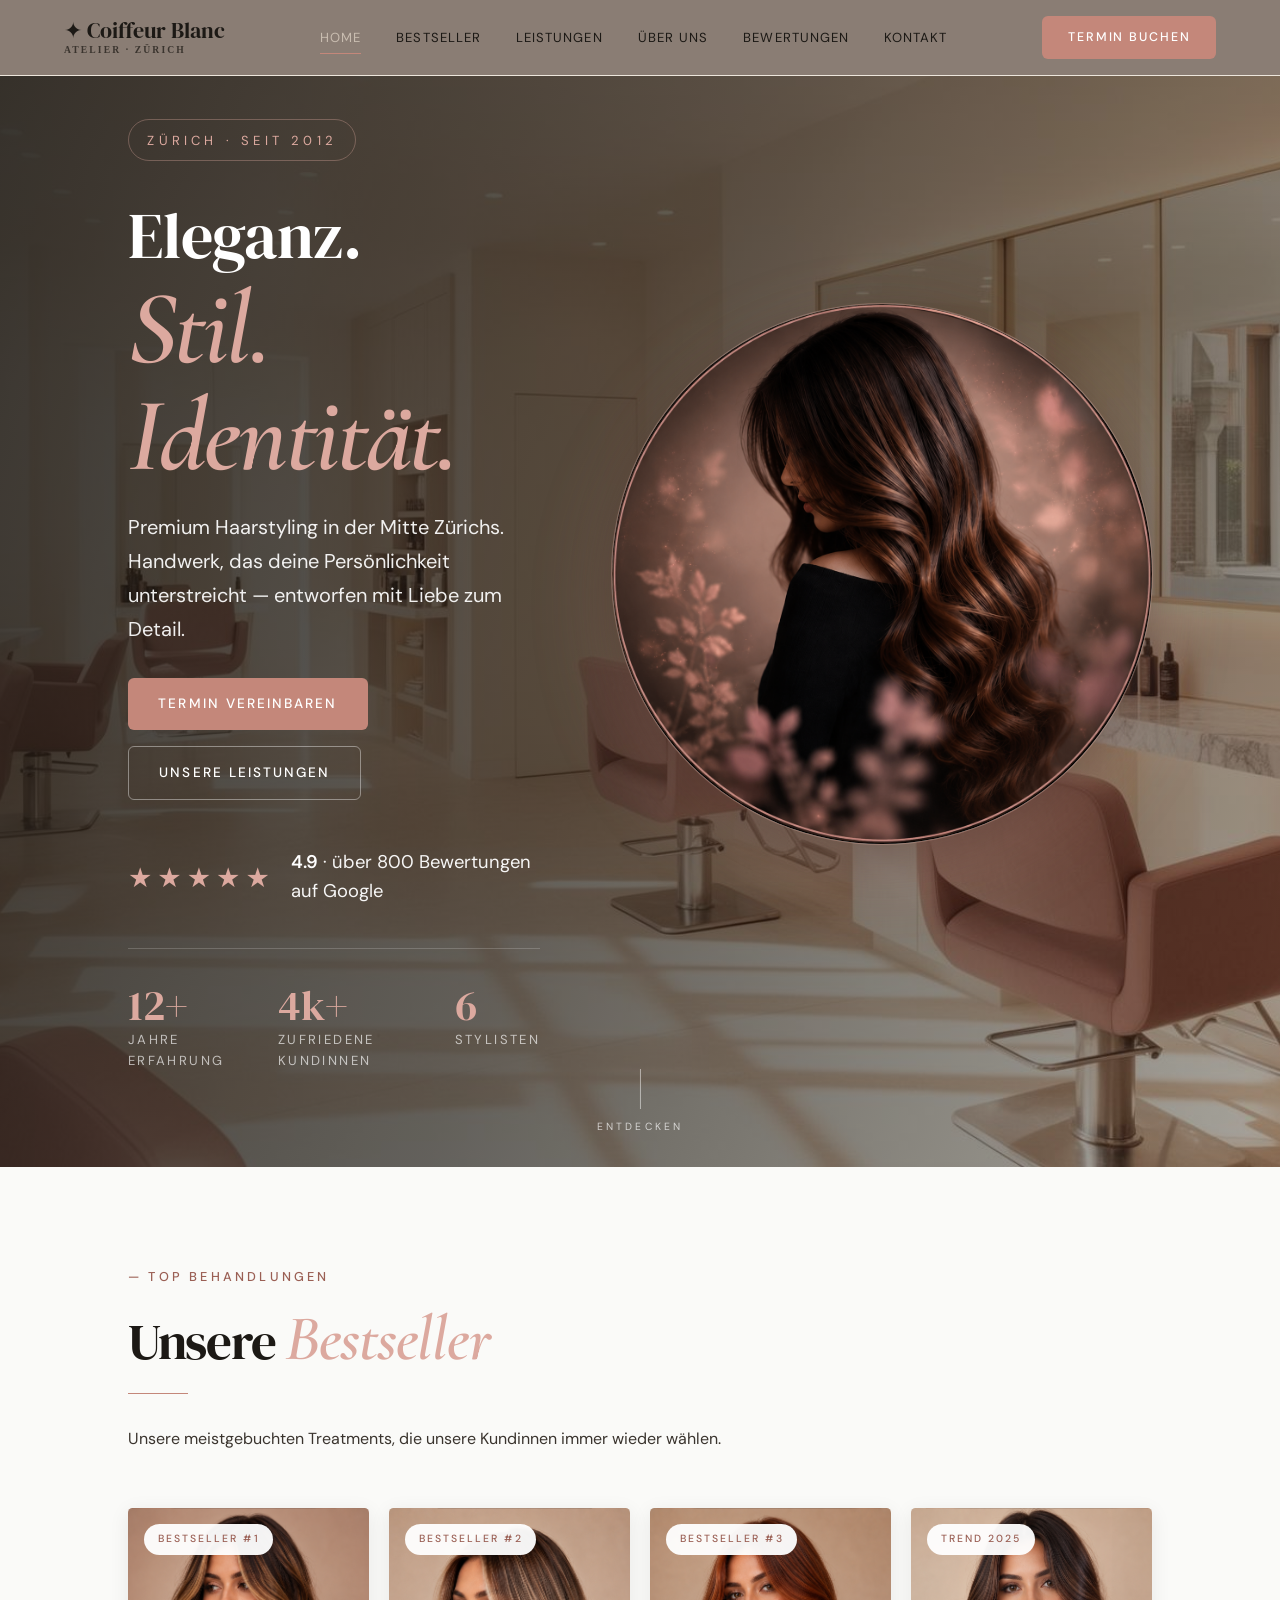
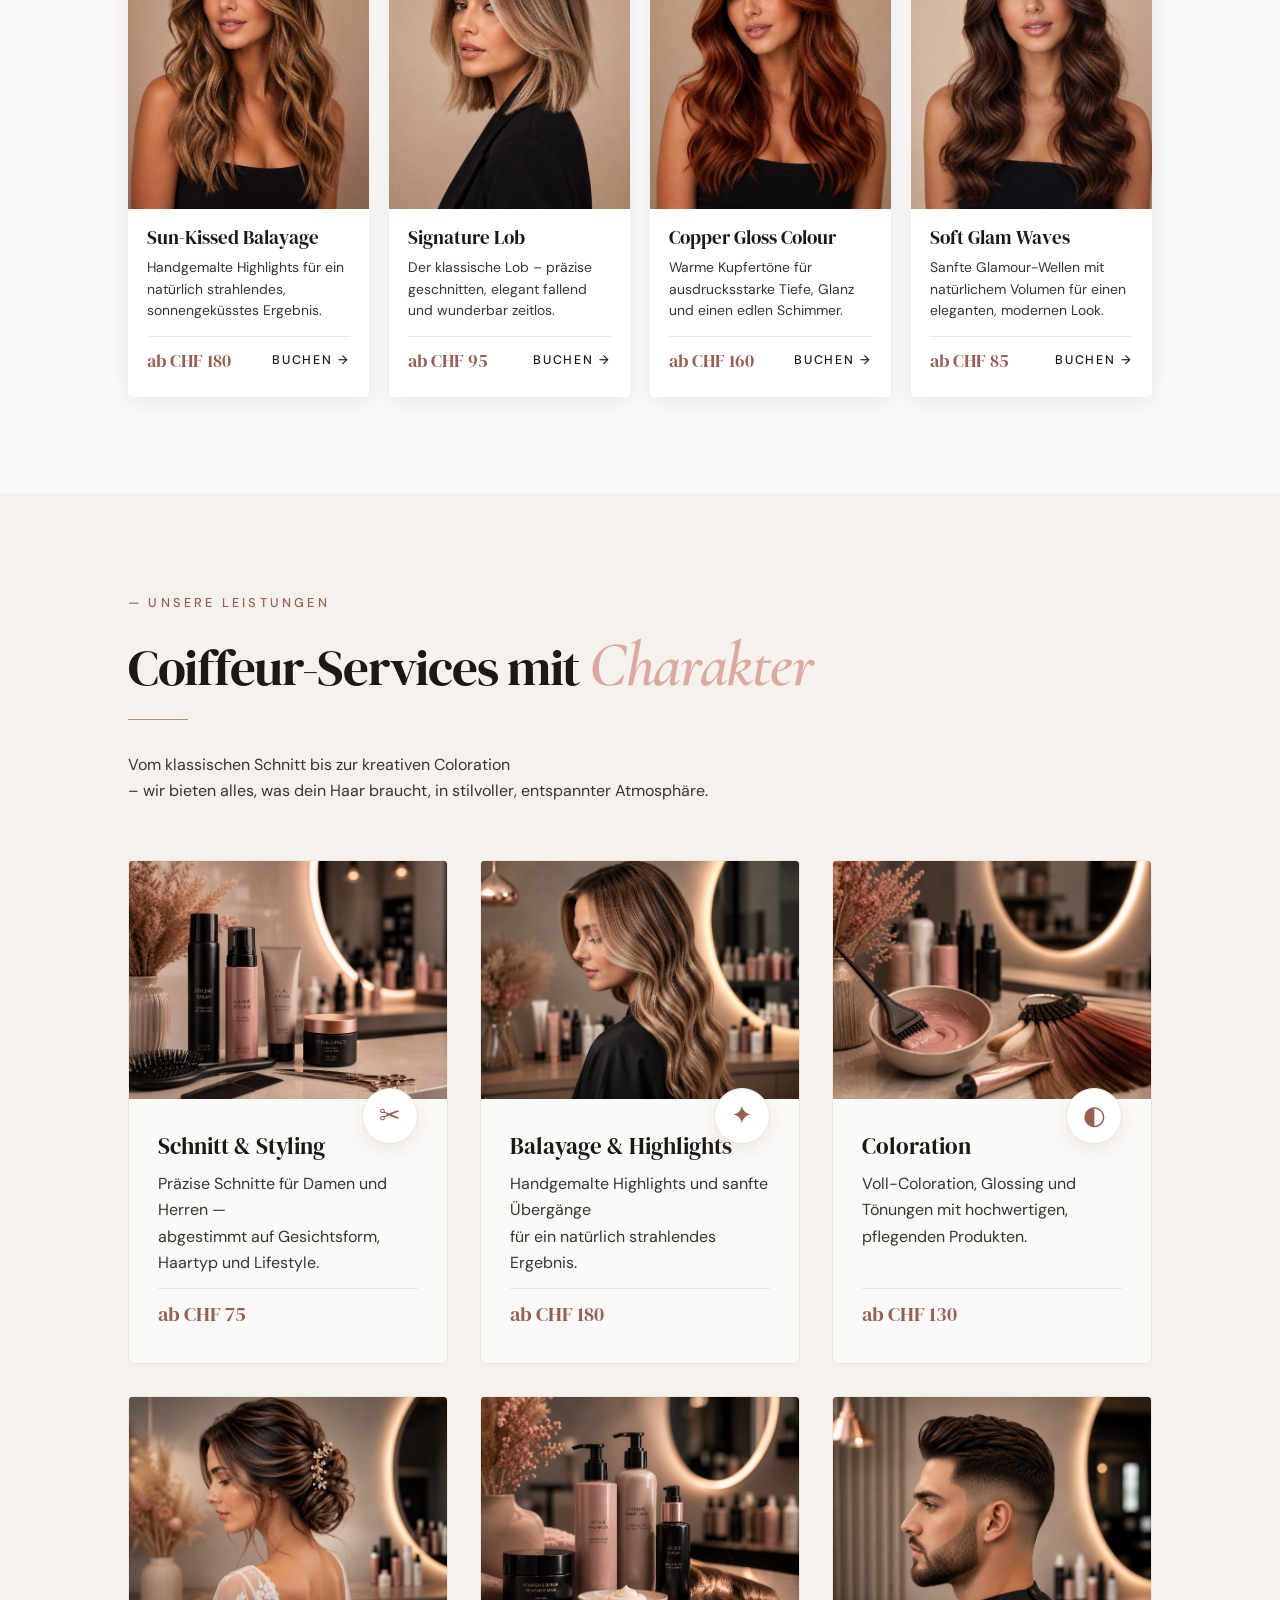
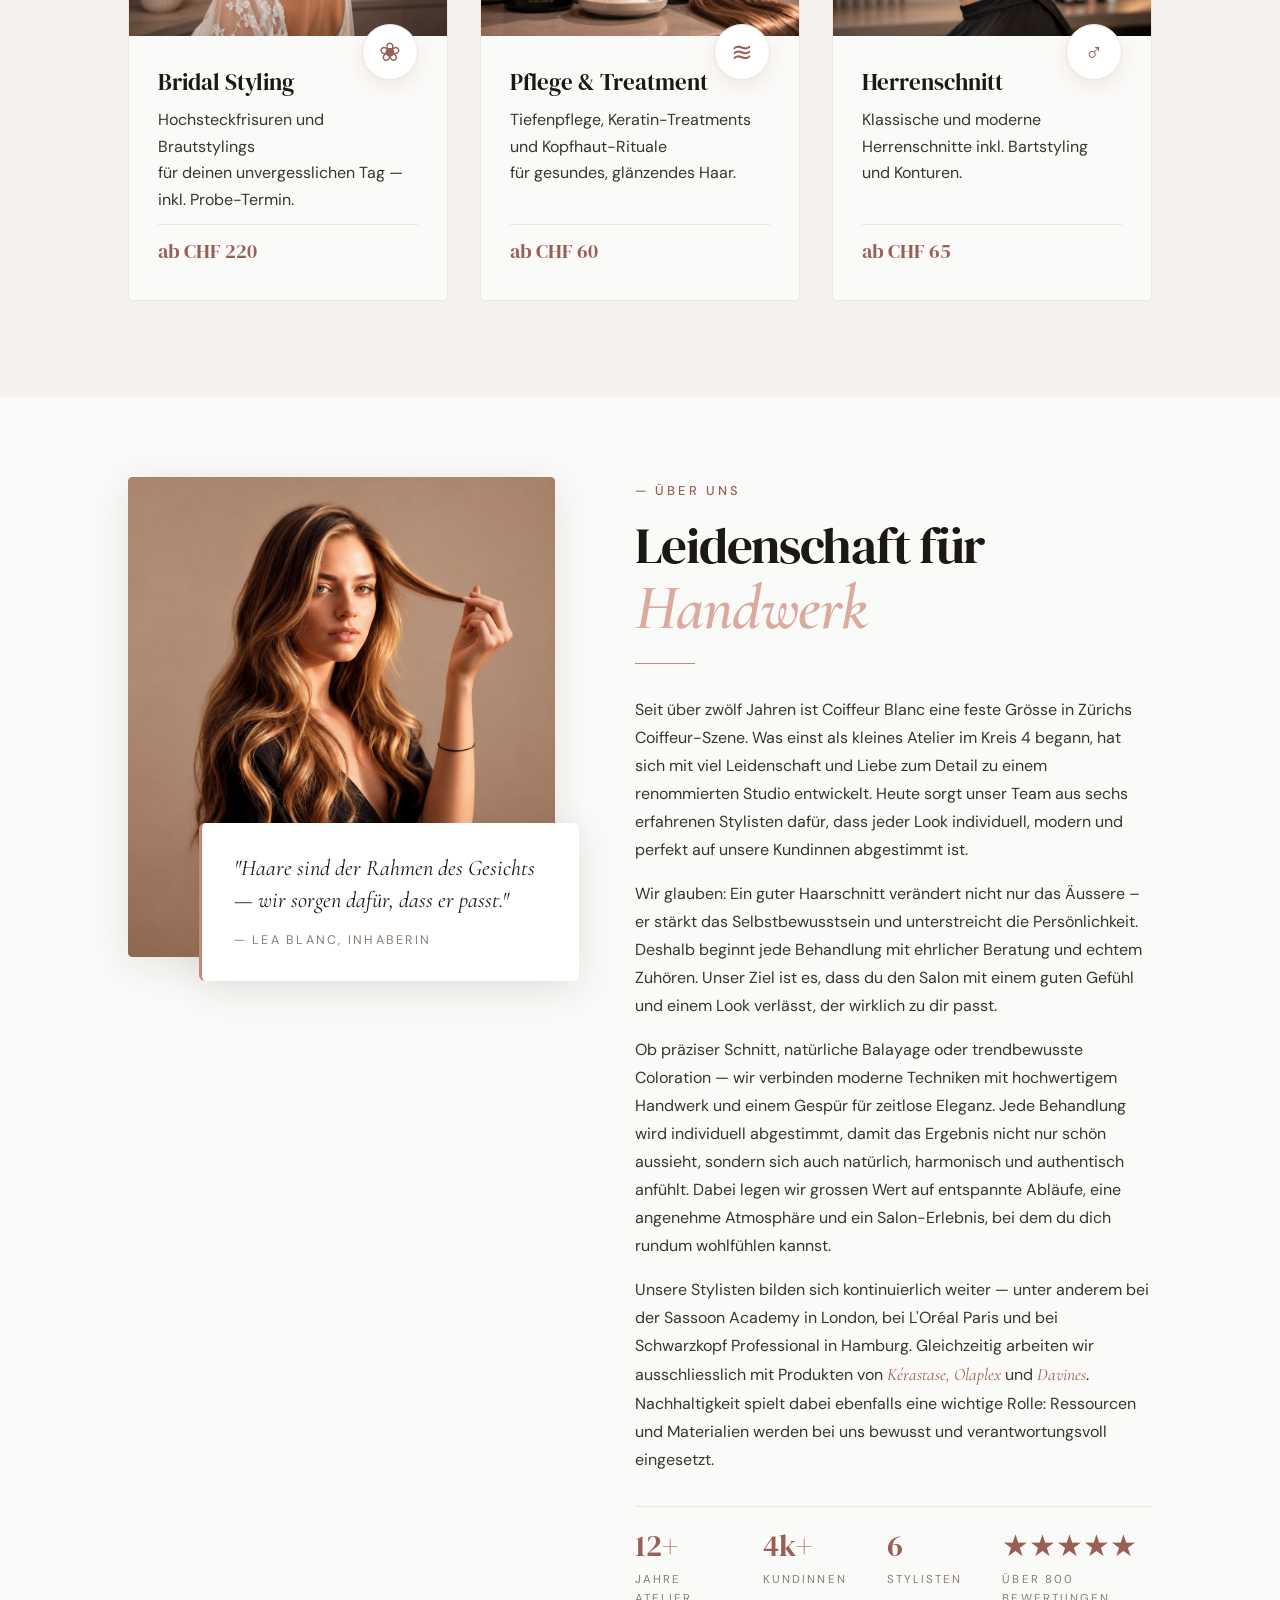
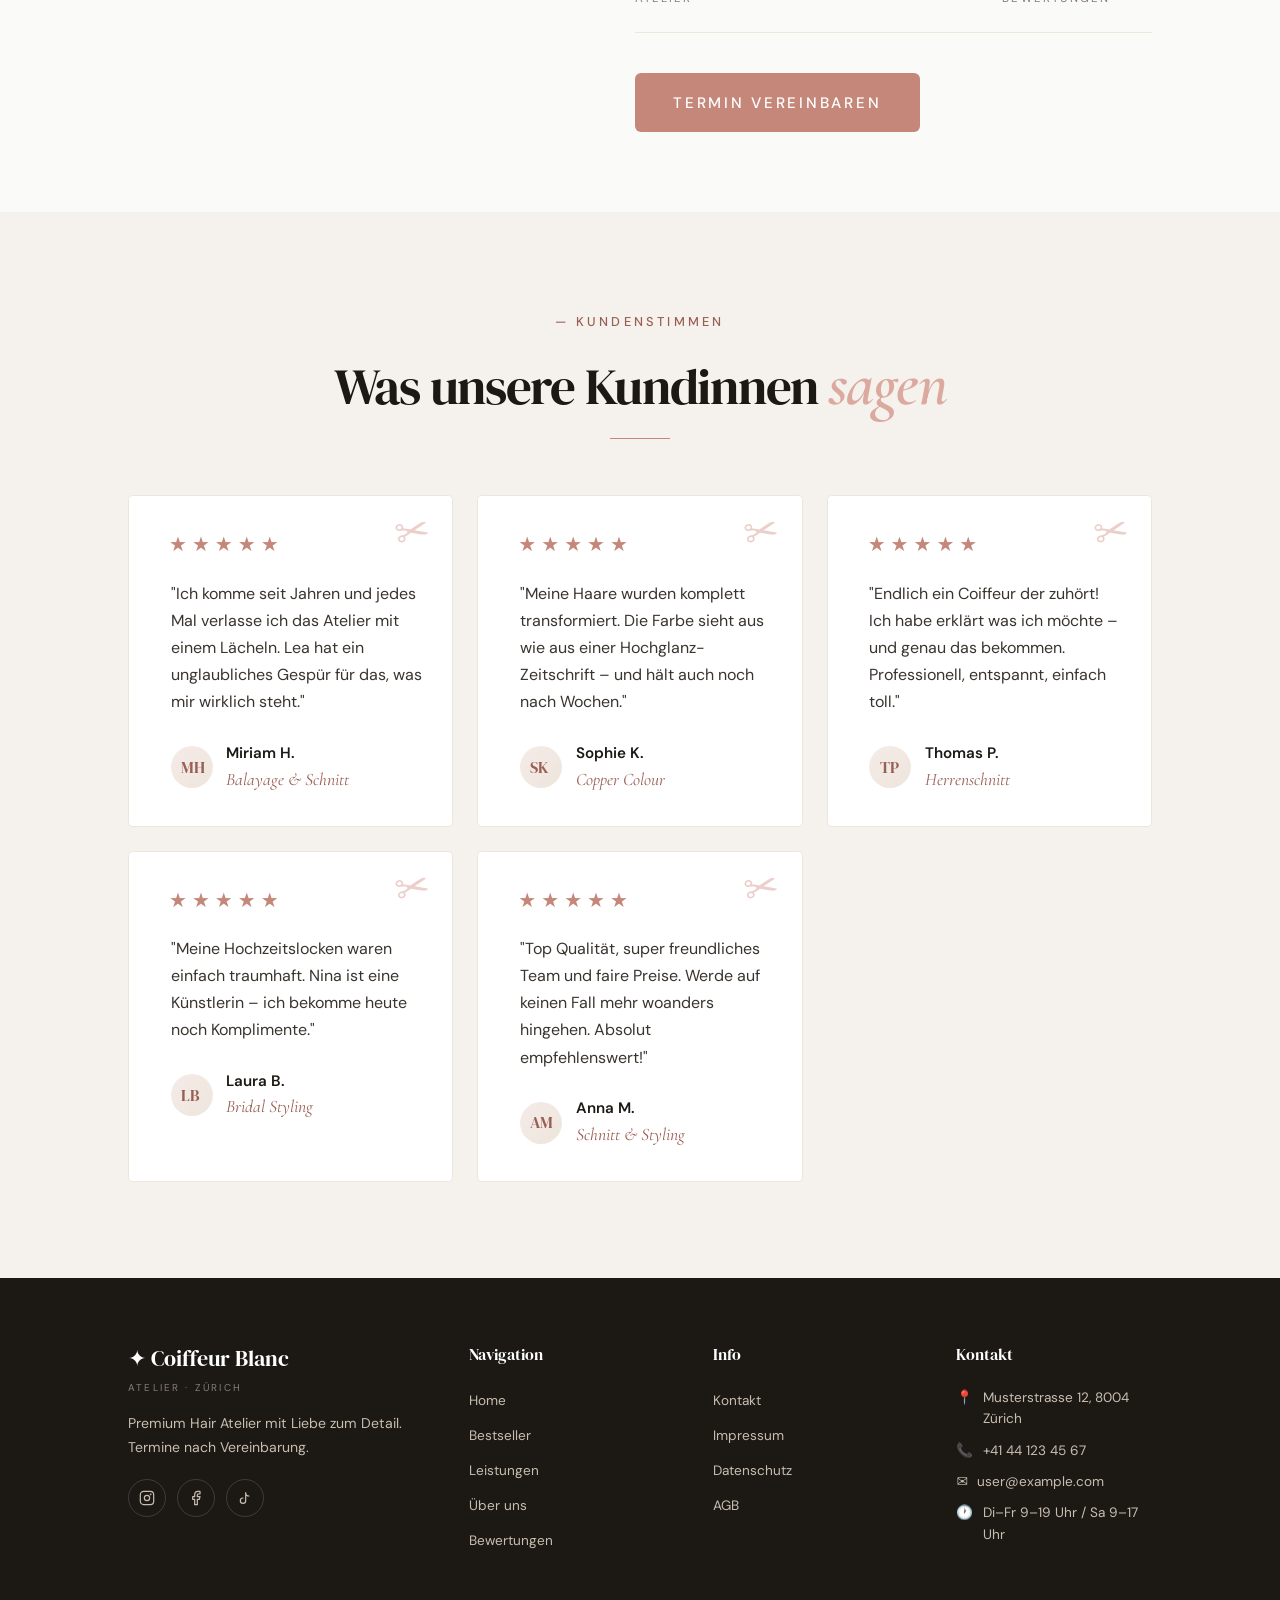
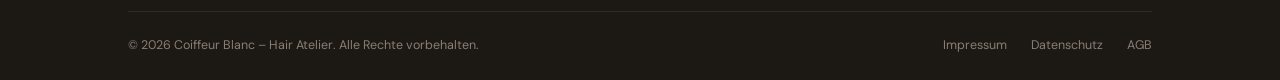
<file: index.html>
<!DOCTYPE html>
<html lang="de">
<head>
  <meta charset="UTF-8">
  <meta name="viewport" content="width=device-width, initial-scale=1.0">
  <title>Coiffeur Blanc — Atelier für edles Haarstyling in Zürich</title>
  <meta name="description" content="Coiffeur Blanc – Premium Coiffeur in Zürich. Schnitt, Balayage, Color & Bridal Styling von erfahrenen Stylisten in eleganter Atmosphäre.">
  <link rel="stylesheet" href="style.css">
</head>
<body>

<!-- ═══════ HEADER ═══════ -->
<header class="header">
  <a href="index.html" class="nav-logo">
    ✦ Coiffeur Blanc
    <span>Atelier · Zürich</span>
  </a>
  <nav class="nav-links">
    <a href="#top" data-section="top" class="active">Home</a>
    <a href="#bestseller" data-section="bestseller">Bestseller</a>
    <a href="#leistungen" data-section="leistungen">Leistungen</a>
    <a href="#about" data-section="about">Über uns</a>
    <a href="#bewertungen" data-section="bewertungen">Bewertungen</a>
    <a href="kontakt.html">Kontakt</a>
  </nav>
  <div class="nav-right">
    <a href="kontakt.html" class="btn btn-gold">Termin buchen</a>
    <button class="hamburger" aria-label="Menü"><span></span><span></span><span></span></button>
  </div>
</header>
<nav class="mobile-nav">
  <a href="#top">Home</a>
  <a href="#bestseller">Bestseller</a>
  <a href="#leistungen">Leistungen</a>
  <a href="#about">Über uns</a>
  <a href="#bewertungen">Bewertungen</a>
  <a href="kontakt.html">Kontakt</a>
</nav>

<!-- ═══════ HERO ═══════ -->
<section class="hero hero-editorial wide-pad" id="top">
  <div class="hero-bg-image"></div>
  <div class="hero-overlay"></div>
  <div class="hero-inner">
    <div class="hero-text">
      <div class="hero-eyebrow" >Zürich · Seit 2012</div>
      <h1><span class="eleganz">Eleganz.</span><br><em>Stil. Identität.</em></h1>
      <p class="hero-sub">Premium Haarstyling in der Mitte Zürichs. Handwerk, das deine Persönlichkeit unterstreicht — entworfen mit Liebe zum Detail.</p>
      <div class="hero-ctas">
        <a href="kontakt.html" class="btn btn-gold">Termin vereinbaren</a>
        <a href="#leistungen" class="btn btn-outline-light">Unsere Leistungen</a>
      </div>
      <div class="hero-rating">
        <span class="hero-stars">★★★★★</span>
        <span class="hero-rating-text"><strong>4.9</strong> · über 800 Bewertungen auf Google</span>
      </div>
      <div class="hero-bar">
        <div><span class="hero-stat-num">12+</span><span class="hero-stat-label">Jahre Erfahrung</span></div>
        <div><span class="hero-stat-num">4k+</span><span class="hero-stat-label">Zufriedene Kundinnen</span></div>
        <div><span class="hero-stat-num">6</span><span class="hero-stat-label">Stylisten</span></div>
      </div>
    </div>
    <div class="hero-portrait-wrap">
      <img src="images/hero-portrait-new.png" alt="Brünette Frau mit gewellten Haaren" class="hero-portrait-circle">
    </div>
  </div>
  <div class="scroll-hint">
    <div class="scroll-line"></div>
    <span>Entdecken</span>
  </div>
</section>


<!-- ═══════ BESTSELLER ═══════ -->
<section class="section wide-pad xoxo-section" id="bestseller">
  <div class="section-head">
    <span class="label">Top Behandlungen</span>
    <h2 class="section-title">Unsere <em>Bestseller</em></h2>
    <div class="divider-gold"></div>
    <p class="section-intro">Unsere meistgebuchten Treatments, die unsere Kundinnen immer wieder wählen.</p>
  </div>
  <div class="bestseller-grid">
    <article class="style-card">
      <div class="style-card-img" style="background-image:url('images/sssss.png');">
        <span class="style-badge">Bestseller #1</span>
      </div>
      <div class="style-card-body">
        <div class="style-name">Sun-Kissed Balayage</div>
        <p class="style-desc">Handgemalte Highlights für ein natürlich strahlendes, sonnengeküsstes Ergebnis.</p>
        <div class="style-foot">
          <span class="style-price">ab CHF 180</span>
          <a href="kontakt.html" class="style-link">Buchen →</a>
        </div>
      </div>
    </article>
    <article class="style-card">
      <div class="style-card-img" style="background-image:url('images/schön.png');">
        <span class="style-badge">Bestseller #2</span>
      </div>
      <div class="style-card-body">
        <div class="style-name">Signature Lob</div>
        <p class="style-desc">Der klassische Lob – präzise geschnitten, elegant fallend und wunderbar zeitlos.</p>
        <div class="style-foot">
          <span class="style-price">ab CHF 95</span>
          <a href="kontakt.html" class="style-link">Buchen →</a>
        </div>
      </div>
    </article>
    <article class="style-card">
      <div class="style-card-img" style="background-image:url('images/cooli.png');">
        <span class="style-badge">Bestseller #3</span>
      </div>
      <div class="style-card-body">
        <div class="style-name">Copper Gloss Colour</div>
        <p class="style-desc">Warme Kupfertöne für ausdrucksstarke Tiefe, Glanz und einen edlen Schimmer.</p>
        <div class="style-foot">
          <span class="style-price">ab CHF 160</span>
          <a href="kontakt.html" class="style-link">Buchen →</a>
        </div>
      </div>
    </article>
    <article class="style-card">
      <div class="style-card-img" style="background-image:url('images/xxxyyy.png');">
        <span class="style-badge">Trend 2025</span>
      </div>
      <div class="style-card-body">
        <div class="style-name">Soft Glam Waves</div>
        <p class="style-desc">Sanfte Glamour-Wellen mit natürlichem Volumen für einen eleganten, modernen Look.</p>
        <div class="style-foot">
          <span class="style-price">ab CHF 85</span>
          <a href="kontakt.html" class="style-link">Buchen →</a>
        </div>
      </div>
    </article>
  </div>
</section>


<!-- ═══════ LEISTUNGEN — SERVICE CARDS ═══════ -->
<section class="section wide-pad bestseller-section" id="leistungen">
  <div class="section-head">
    <span class="label">Unsere Leistungen</span>
    <h2 class="section-title">Coiffeur-Services mit <em>Charakter</em></h2>
    <div class="divider-gold"></div>
    <p class="section-intro">Vom klassischen Schnitt bis zur kreativen Coloration <br>– wir bieten alles, was dein Haar braucht, in stilvoller, entspannter Atmosphäre.</p>
  </div>

  <div class="services-grid">
    <article class="service-card">
      <div class="service-card-img" style="background-image:url('images/xi.png');"></div>
      <div class="service-card-body">
        <div class="service-icon">✂</div>
        <h3>Schnitt &amp; Styling</h3>
        <p>Präzise Schnitte für Damen und Herren — <br>abgestimmt auf Gesichtsform, Haartyp und Lifestyle.</p>
        <span class="service-price">ab CHF 75</span>
      </div>
    </article>
    <article class="service-card">
      <div class="service-card-img" style="background-image:url('images/hihi.png');"></div>
      <div class="service-card-body">
        <div class="service-icon">✦</div>
        <h3>Balayage &amp; Highlights</h3>
        <p>Handgemalte Highlights und sanfte Übergänge <br>für ein natürlich strahlendes Ergebnis.</p>
        <span class="service-price">ab CHF 180</span>
      </div>
    </article>
    <article class="service-card">
      <div class="service-card-img" style="background-image:url('images/farbe.png');"></div>
      <div class="service-card-body">
        <div class="service-icon">◐</div>
        <h3>Coloration</h3>
        <p>Voll-Coloration, Glossing und Tönungen mit hochwertigen, pflegenden Produkten.</p>
        <span class="service-price">ab CHF 130</span>
      </div>
    </article>
    <article class="service-card">
      <div class="service-card-img" style="background-image:url('images/brideee.png');"></div>
      <div class="service-card-body">
        <div class="service-icon">❀</div>
        <h3>Bridal Styling</h3>
        <p>Hochsteckfrisuren und Brautstylings <br>für deinen unvergesslichen Tag — inkl. Probe-Termin.</p>
        <span class="service-price">ab CHF 220</span>
      </div>
    </article>
    <article class="service-card">
      <div class="service-card-img" style="background-image:url('images/niceee.png');"></div>
      <div class="service-card-body">
        <div class="service-icon">≋</div>
        <h3>Pflege &amp; Treatment</h3>
        <p>Tiefenpflege, Keratin-Treatments und Kopfhaut-Rituale <br>für gesundes, glänzendes Haar.</p>
        <span class="service-price">ab CHF 60</span>
      </div>
    </article>
    <article class="service-card">
      <div class="service-card-img" style="background-image:url('images/mennn.png');"></div>
      <div class="service-card-body">
        <div class="service-icon">♂</div>
        <h3>Herrenschnitt</h3>
        <p>Klassische und moderne Herrenschnitte inkl. Bartstyling <br>und Konturen.</p>
        <span class="service-price">ab CHF 65</span>
      </div>
    </article>
  </div>
</section>

<!-- ═══════ ABOUT ═══════ -->
<section class="section about-section wide-pad" id="about">
  <div class="about-layout">
    <div class="about-visual">
      <div class="about-img" style="background-image:url('images/yaa.png');"></div>
      <div class="about-quote">
        <blockquote>"Haare sind der Rahmen des Gesichts — wir sorgen dafür, dass er passt."</blockquote>
        <cite>— Lea Blanc, Inhaberin</cite>
      </div>
    </div>
    <div class="about-content">
      <span class="label">Über uns</span>
      <h2 class="section-title">Leidenschaft für <em>Handwerk</em></h2>
      <div class="divider-gold"></div>
        <p>Seit über zwölf Jahren ist Coiffeur Blanc eine feste Grösse in Zürichs Coiffeur-Szene. Was einst als kleines Atelier im Kreis 4 begann, hat sich mit viel Leidenschaft und Liebe zum Detail zu einem renommierten Studio entwickelt. Heute sorgt unser Team aus sechs erfahrenen Stylisten dafür, dass jeder Look individuell, modern und perfekt auf unsere Kundinnen abgestimmt ist.</p>
        <p>Wir glauben: Ein guter Haarschnitt verändert nicht nur das Äussere – er stärkt das Selbstbewusstsein und unterstreicht die Persönlichkeit. Deshalb beginnt jede Behandlung mit ehrlicher Beratung und echtem Zuhören. Unser Ziel ist es, dass du den Salon mit einem guten Gefühl und einem Look verlässt, der wirklich zu dir passt.</p>
        <p>Ob präziser Schnitt, natürliche Balayage oder trendbewusste Coloration — wir verbinden moderne Techniken mit hochwertigem Handwerk und einem Gespür für zeitlose Eleganz. Jede Behandlung wird individuell abgestimmt, damit das Ergebnis nicht nur schön aussieht, sondern sich auch natürlich, harmonisch und authentisch anfühlt. Dabei legen wir grossen Wert auf entspannte Abläufe, eine angenehme Atmosphäre und ein Salon-Erlebnis, bei dem du dich rundum wohlfühlen kannst.</p>
        <p>Unsere Stylisten bilden sich kontinuierlich weiter — unter anderem bei der Sassoon Academy in London, bei L'Oréal Paris und bei Schwarzkopf Professional in Hamburg. Gleichzeitig arbeiten wir ausschliesslich mit Produkten von <em>Kérastase, Olaplex</em> und <em>Davines</em>. Nachhaltigkeit spielt dabei ebenfalls eine wichtige Rolle: Ressourcen und Materialien werden bei uns bewusst und verantwortungsvoll eingesetzt.</p>
      <div class="about-stats">
        <div><span class="stat-num">12+</span><span class="stat-label">Jahre Atelier</span></div>
        <div><span class="stat-num">4k+</span><span class="stat-label">Kundinnen</span></div>
        <div><span class="stat-num">6</span><span class="stat-label">Stylisten</span></div>
        <div><span class="stat-num"> ★★★★★</span><span class="stat-label">über 800 Bewertungen</span></div>
      </div>
      <a href="kontakt.html" class="btn btn-gold" style="margin-top:1rem;">Termin vereinbaren</a>
    </div>
  </div>
</section>

<!-- ═══════ BEWERTUNGEN ═══════ -->
<section class="section wide-pad" id="bewertungen">
  <div class="section-head center">
    <span class="label">Kundenstimmen</span>
    <h2 class="section-title">Was unsere Kundinnen <em>sagen</em></h2>
    <div class="divider-gold center"></div>
  </div>
  <div class="reviews-grid">
    <div class="review-card">
      <span class="review-stars">★★★★★</span>
      <p class="review-text">"Ich komme seit Jahren und jedes Mal verlasse ich das Atelier mit einem Lächeln. Lea hat ein unglaubliches Gespür für das, was mir wirklich steht."</p>
      <div class="review-author-row">
        <div class="review-avatar">MH</div>
        <div>
          <div class="review-name">Miriam H.</div>
          <span class="review-service">Balayage &amp; Schnitt</span>
        </div>
      </div>
    </div>
    <div class="review-card">
      <span class="review-stars">★★★★★</span>
      <p class="review-text">"Meine Haare wurden komplett transformiert. Die Farbe sieht aus wie aus einer Hochglanz-Zeitschrift – und hält auch noch nach Wochen."</p>
      <div class="review-author-row">
        <div class="review-avatar">SK</div>
        <div>
          <div class="review-name">Sophie K.</div>
          <span class="review-service">Copper Colour</span>
        </div>
      </div>
    </div>
    <div class="review-card">
      <span class="review-stars">★★★★★</span>
      <p class="review-text">"Endlich ein Coiffeur der zuhört! Ich habe erklärt was ich möchte – und genau das bekommen. Professionell, entspannt, einfach toll."</p>
      <div class="review-author-row">
        <div class="review-avatar">TP</div>
        <div>
          <div class="review-name">Thomas P.</div>
          <span class="review-service">Herrenschnitt</span>
        </div>
      </div>
    </div>
    <div class="review-card">
      <span class="review-stars">★★★★★</span>
      <p class="review-text">"Meine Hochzeitslocken waren einfach traumhaft. Nina ist eine Künstlerin – ich bekomme heute noch Komplimente."</p>
      <div class="review-author-row">
        <div class="review-avatar">LB</div>
        <div>
          <div class="review-name">Laura B.</div>
          <span class="review-service">Bridal Styling</span>
        </div>
      </div>
    </div>
    <div class="review-card">
      <span class="review-stars">★★★★★</span>
      <p class="review-text">"Top Qualität, super freundliches Team und faire Preise. Werde auf keinen Fall mehr woanders hingehen. Absolut empfehlenswert!"</p>
      <div class="review-author-row">
        <div class="review-avatar">AM</div>
        <div>
          <div class="review-name">Anna M.</div>
          <span class="review-service">Schnitt &amp; Styling</span>
        </div>
      </div>
    </div>
  </div>
</section>

<!-- ═══════ FOOTER ═══════ -->
<footer class="footer wide-pad">
  <div class="footer-grid">
    <div class="footer-brand">
      <span class="footer-brand-name">✦ Coiffeur Blanc</span>
      <span class="footer-brand-sub">Atelier · Zürich</span>
      <p>Premium Hair Atelier mit Liebe zum Detail. Termine nach Vereinbarung.</p>
      <div class="social-row">
        <a href="https://www.instagram.com/" target="_blank" rel="noopener" aria-label="Instagram" class="social-icon-btn"><svg viewBox="0 0 24 24" stroke="currentColor" fill="none" stroke-width="1.8" stroke-linecap="round" stroke-linejoin="round" width="16" height="16"><rect x="2" y="2" width="20" height="20" rx="5"/><circle cx="12" cy="12" r="4"/><circle cx="17.5" cy="6.5" r="0.5" fill="currentColor"/></svg></a>
        <a href="https://www.facebook.com/" target="_blank" rel="noopener" aria-label="Facebook" class="social-icon-btn"><svg viewBox="0 0 24 24" stroke="currentColor" fill="none" stroke-width="1.8" stroke-linecap="round" stroke-linejoin="round" width="16" height="16"><path d="M18 2h-3a5 5 0 0 0-5 5v3H7v4h3v8h4v-8h3l1-4h-4V7a1 1 0 0 1 1-1h3z"/></svg></a>
        <a href="https://www.tiktok.com/" target="_blank" rel="noopener" aria-label="TikTok" class="social-icon-btn"><svg viewBox="0 0 24 24" stroke="currentColor" fill="none" stroke-width="1.8" stroke-linecap="round" stroke-linejoin="round" width="16" height="16"><path d="M9 12a4 4 0 1 0 4 4V4a5 5 0 0 0 5 5"/></svg></a>
      </div>
    </div>
    <div class="footer-col"><h4>Navigation</h4><ul>
      <li><a href="index.html">Home</a></li>
      <li><a href="index.html#bestseller">Bestseller</a></li>
      <li><a href="index.html#leistungen">Leistungen</a></li>
      <li><a href="index.html#ueber-uns">Über uns</a></li>
      <li><a href="index.html#bewertungen">Bewertungen</a></li>

    </ul></div>
    <div class="footer-col"><h4>Info</h4><ul>
      <li><a href="kontakt.html">Kontakt</a></li>
      <li><a href="#">Impressum</a></li>
      <li><a href="#">Datenschutz</a></li>
      <li><a href="#">AGB</a></li>
    </ul></div>
    <div class="footer-col"><h4>Kontakt</h4>
      <div class="footer-contact-line"><span>📍</span><span>Musterstrasse 12, 8004 Zürich</span></div>
      <div class="footer-contact-line"><span>📞</span><span>+41 44 123 45 67</span></div>
      <div class="footer-contact-line"><span>✉</span><span>user@example.com</span></div>
      <div class="footer-contact-line"><span>🕐</span><span>Di–Fr 9–19 Uhr / Sa 9–17 Uhr</span></div>
    </div>
  </div>
  <div class="footer-bottom">
    <p>© 2026 Coiffeur Blanc – Hair Atelier. Alle Rechte vorbehalten.</p>
    <div class="footer-bottom-links"><a href="#">Impressum</a><a href="#">Datenschutz</a><a href="#">AGB</a></div>
  </div>
</footer>

<script src="script.js"></script>
</body>
</html>
</file>
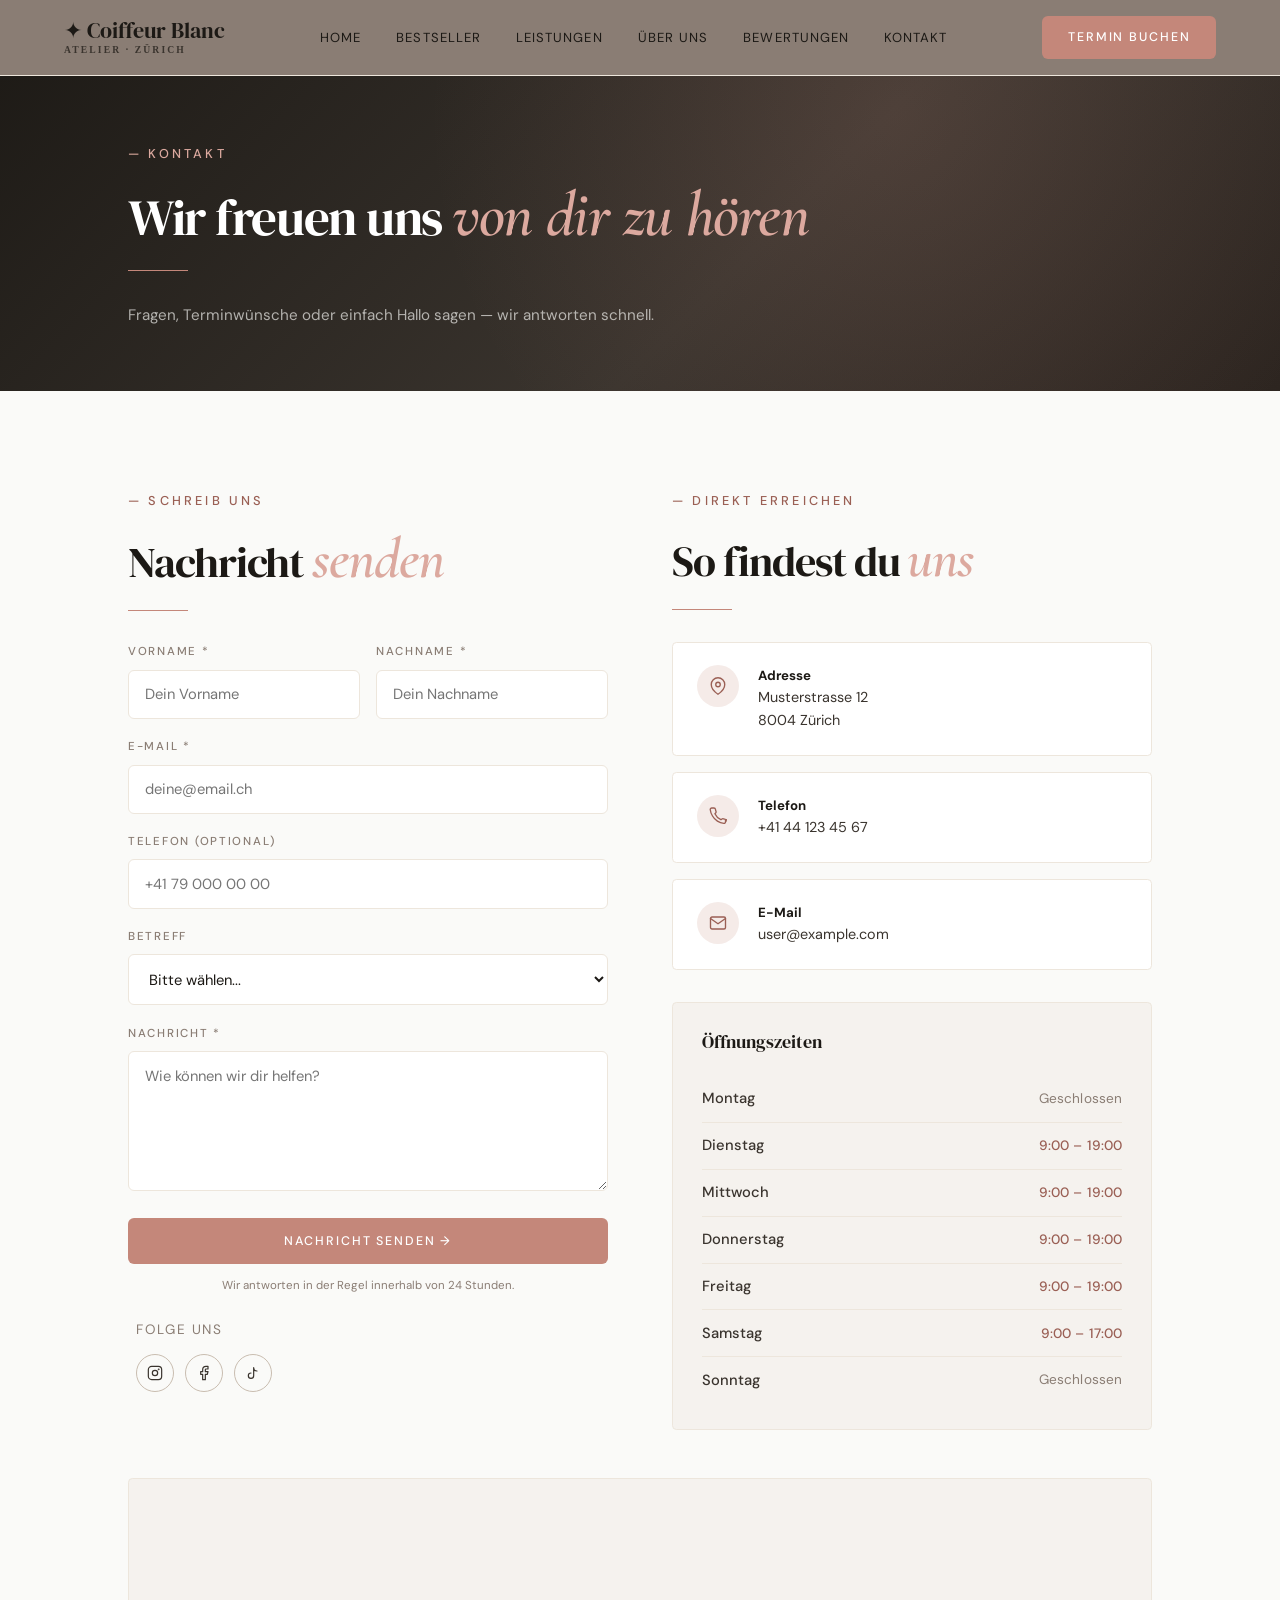
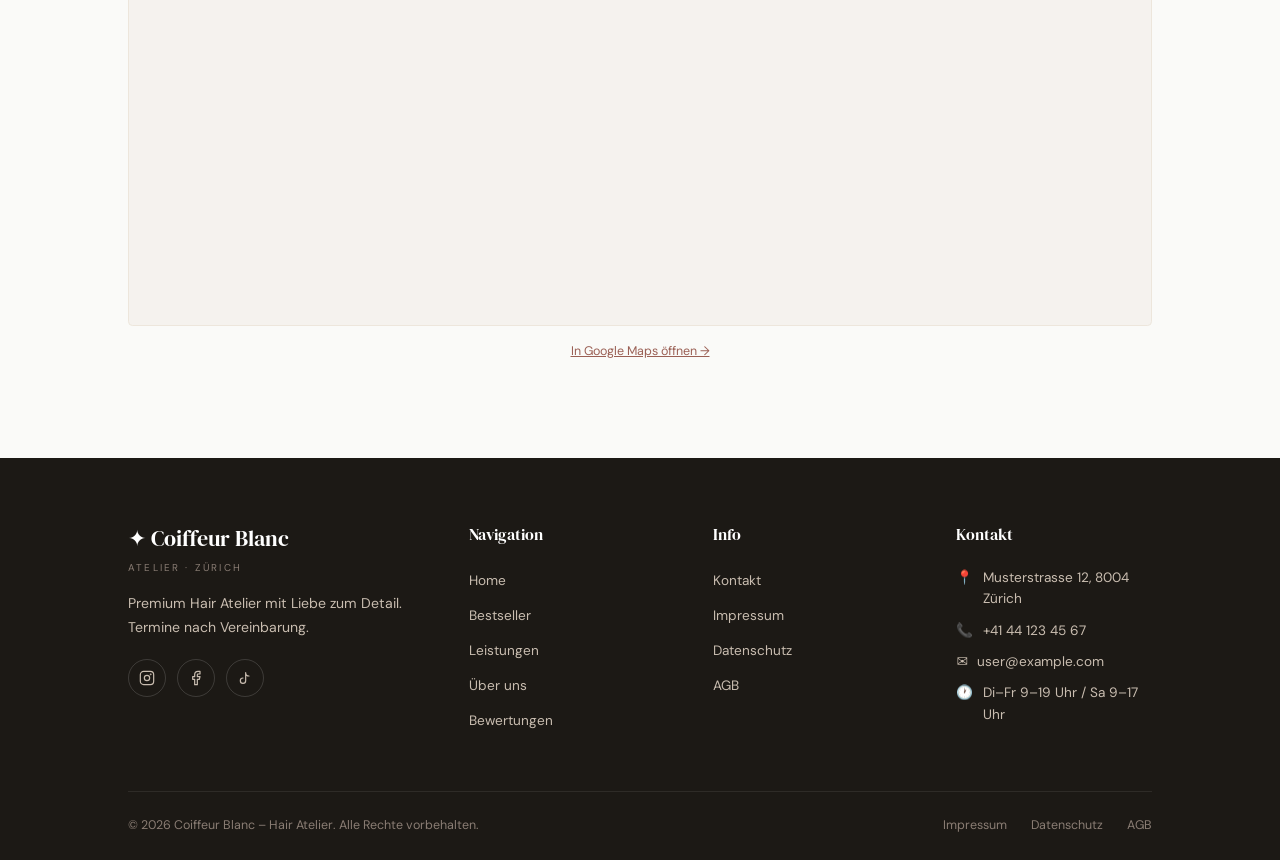
<file: kontakt.html>
<!DOCTYPE html>
<html lang="de">
<head>
<meta charset="UTF-8">
<meta name="viewport" content="width=device-width, initial-scale=1.0">
<title>Kontakt — Coiffeur Blanc Hair Atelier</title>
<meta name="description" content="Kontaktiere Coiffeur Blanc – Termine, Anfragen und Adresse in Zürich.">
<link rel="stylesheet" href="style.css">
</head>
<body>

<header class="header">
  <a href="index.html" class="nav-logo">✦ Coiffeur Blanc<span>Atelier · Zürich</span></a>
  <nav class="nav-links">
  <a href="index.html">Home</a>
  <a href="index.html#bestseller">Bestseller</a>
  <a href="index.html#leistungen">Leistungen</a>
  <a href="index.html#ueber-uns">Über uns</a>
  <a href="index.html#bewertungen">Bewertungen</a>
  <a href="kontakt.html">Kontakt</a>
</nav>
  <div class="nav-right">
    <a href="kontakt.html" class="btn btn-gold">Termin buchen</a>
    <button class="hamburger" aria-label="Menü"><span></span><span></span><span></span></button>
  </div>
</header>
<nav class="mobile-nav">
  <a href="index.html">Home</a>
  <a href="index.html#bestseller">Bestseller</a>
  <a href="index.html#leistungen">Leistungen</a>
  <a href="index.html#ueber-uns">Über uns</a>
  <a href="index.html#bewertungen">Bewertungen</a>
  <a href="kontakt.html">Kontakt</a>
</nav>

<!-- Hero -->
<div class="page-hero">
  <div class="page-hero-content">
    <span class="label" style="color:var(--rose-light)">Kontakt</span>
    <h2 class="section-title" style=" color: #ffffff;">Wir freuen uns <em>von dir zu hören</em></h2>
    <div class="divider-gold"></div>
    <p style="color:rgba(250,250,248,0.65);font-size:0.95rem;max-width:580px;">Fragen, Terminwünsche oder einfach Hallo sagen — wir antworten schnell.</p>
  </div>
</div>

<section class="section wide-pad">
  <div class="contact-layout">

    <!-- Form -->
    <div>
      <span class="label">Schreib uns</span>
      <h2 class="section-title" style="font-size:2.7rem;">Nachricht <em style="font-size: 3.6rem;;">senden</em></h2>
      <div class="divider-gold"></div>

      <form id="contact-form">
        <div class="form-row">
          <div class="form-group">
            <label class="form-label">Vorname *</label>
            <input type="text" class="form-input" placeholder="Dein Vorname" required>
          </div>
          <div class="form-group">
            <label class="form-label">Nachname *</label>
            <input type="text" class="form-input" placeholder="Dein Nachname" required>
          </div>
        </div>
        <div class="form-group">
          <label class="form-label">E-Mail *</label>
          <input type="email" class="form-input" placeholder="deine@email.ch" required>
        </div>
        <div class="form-group">
          <label class="form-label">Telefon (optional)</label>
          <input type="tel" class="form-input" placeholder="+41 79 000 00 00">
        </div>
        <div class="form-group">
          <label class="form-label">Betreff</label>
          <select class="form-select form-input">
            <option value="">Bitte wählen...</option>
            <option>Terminanfrage</option>
            <option>Preisanfrage</option>
            <option>Allgemeine Frage</option>
            <option>Feedback</option>
            <option>Anderes</option>
          </select>
        </div>
        <div class="form-group">
          <label class="form-label">Nachricht *</label>
          <textarea class="form-textarea" placeholder="Wie können wir dir helfen?" style="min-height:140px;" required></textarea>
        </div>

        <button type="submit" class="btn btn-gold" style="width:100%;justify-content:center;padding:0.95rem;">
          Nachricht senden →
        </button>
        <p style="font-size:0.72rem;color:var(--mink);text-align:center;margin-top:0.8rem;">Wir antworten in der Regel innerhalb von 24 Stunden.</p>
      
        <!-- Social -->
      <div style="margin-top:1.5rem; margin-left:0.5rem;">
        <p style="font-size:0.85rem;letter-spacing:0.12em;text-transform:uppercase;color:var(--mink);margin-bottom:0.8rem;">Folge uns</p>
        <div class="social-row">
          <a href="https://www.instagram.com/" target="_blank" rel="noopener" class="social-icon-btn" aria-label="Instagram"><svg viewBox="0 0 24 24" stroke="currentColor" fill="none" stroke-width="1.8" stroke-linecap="round" stroke-linejoin="round" width="16" height="16"><rect x="2" y="2" width="20" height="20" rx="5"/><circle cx="12" cy="12" r="4"/><circle cx="17.5" cy="6.5" r="0.5" fill="currentColor"/></svg></a>
          <a href="https://www.facebook.com/" target="_blank" rel="noopener" class="social-icon-btn" aria-label="Facebook"><svg viewBox="0 0 24 24" stroke="currentColor" fill="none" stroke-width="1.8" stroke-linecap="round" stroke-linejoin="round" width="16" height="16"><path d="M18 2h-3a5 5 0 0 0-5 5v3H7v4h3v8h4v-8h3l1-4h-4V7a1 1 0 0 1 1-1h3z"/></svg></a>
          <a href="https://www.tiktok.com/" target="_blank" rel="noopener" class="social-icon-btn" aria-label="TikTok"><svg viewBox="0 0 24 24" stroke="currentColor" fill="none" stroke-width="1.8" stroke-linecap="round" stroke-linejoin="round" width="16" height="16"><path d="M9 12a4 4 0 1 0 4 4V4a5 5 0 0 0 5 5"/></svg></a>
        </div>
      </div>
      
      </form>
    </div>

    <!-- Info -->
    <div>
      <span class="label">Direkt erreichen</span>
      <h2 class="section-title" style="font-size:2.6rem;">So findest du <em style="font-size: 3.5rem;;">uns</em></h2>
      <div class="divider-gold"></div>

      <div class="contact-card"><div class="contact-info-item">
        <div class="contact-icon-box">
          <svg viewBox="0 0 24 24" stroke="currentColor" fill="none" stroke-width="1.8" stroke-linecap="round" stroke-linejoin="round" width="18" height="18">
            <path d="M21 10c0 7-9 13-9 13s-9-6-9-13a9 9 0 0 1 18 0z"/><circle cx="12" cy="10" r="3"/>
          </svg>
        </div>
        <div>
          <h5>Adresse</h5>
          <p>Musterstrasse 12<br>8004 Zürich<br><span style="font-size:0.75rem;color:var(--mink);"></span></p>
        </div>
      </div></div>

      <div class="contact-card"><div class="contact-info-item">
        <div class="contact-icon-box">
          <svg viewBox="0 0 24 24" stroke="currentColor" fill="none" stroke-width="1.8" stroke-linecap="round" stroke-linejoin="round" width="18" height="18">
            <path d="M22 16.92v3a2 2 0 0 1-2.18 2 19.79 19.79 0 0 1-8.63-3.07A19.5 19.5 0 0 1 4.69 12a19.79 19.79 0 0 1-3.07-8.67A2 2 0 0 1 3.6 1.27h3a2 2 0 0 1 2 1.72c.127.96.361 1.903.7 2.81a2 2 0 0 1-.45 2.11L7.91 8.96a16 16 0 0 0 8 8l1.27-.77a2 2 0 0 1 2.11-.45c.907.339 1.85.573 2.81.7A2 2 0 0 1 24 18.92"/>
          </svg>
        </div>
        <div>
          <h5>Telefon</h5>
          <p>+41 44 123 45 67</p>
        </div>
      </div></div>

      <div class="contact-card"><div class="contact-info-item">
        <div class="contact-icon-box">
          <svg viewBox="0 0 24 24" stroke="currentColor" fill="none" stroke-width="1.8" stroke-linecap="round" stroke-linejoin="round" width="18" height="18">
            <path d="M4 4h16c1.1 0 2 .9 2 2v12c0 1.1-.9 2-2 2H4c-1.1 0-2-.9-2-2V6c0-1.1.9-2 2-2z"/><polyline points="22,6 12,13 2,6"/>
          </svg>
        </div>
        <div>
          <h5>E-Mail</h5>
          <p>user@example.com</p>
        </div>
      </div></div>

      <!-- Öffnungszeiten -->
      <div style="margin-top:2rem;padding:1.6rem 1.8rem;background:var(--pearl);border:1px solid var(--blush);border-radius:var(--radius-lg);">
        <h4 style="font-family:var(--serif);font-size:1.1rem;font-weight:400;margin-bottom:1.2rem;color:var(--ink);">Öffnungszeiten</h4>
        <div>
          <div class="hours-row closed"><span class="day">Montag</span><span class="time">Geschlossen</span></div>
          <div class="hours-row"><span class="day">Dienstag</span><span class="time">9:00 – 19:00</span></div>
          <div class="hours-row"><span class="day">Mittwoch</span><span class="time">9:00 – 19:00</span></div>
          <div class="hours-row"><span class="day">Donnerstag</span><span class="time">9:00 – 19:00</span></div>
          <div class="hours-row"><span class="day">Freitag</span><span class="time">9:00 – 19:00</span></div>
          <div class="hours-row"><span class="day">Samstag</span><span class="time">9:00 – 17:00</span></div>
          <div class="hours-row closed"><span class="day">Sonntag</span><span class="time">Geschlossen</span></div>
        </div>
      </div>

      
    </div>
  </div>

  <!-- Map -->
  <div class="map-box with-iframe">
    <iframe
      src="https://www.google.com/maps?q=Bahnhofstrasse+1,+8001+Z%C3%BCrich&output=embed"
      loading="lazy"
      referrerpolicy="no-referrer-when-downgrade"
      title="Coiffeur Blanc auf Google Maps"
      allowfullscreen></iframe>
  </div>
  <p style="text-align:center;font-size:0.78rem;color:var(--mink);margin-top:1rem;">
    <a href="https://www.google.com/maps/search/Coiffeur+Z%C3%BCrich" target="_blank" rel="noopener" style="color:var(--rose-dark);text-decoration:underline;">In Google Maps öffnen →</a>
  </p>
</section>

<footer class="footer wide-pad">
  <div class="footer-grid">
    <div class="footer-brand">
      <span class="footer-brand-name">✦ Coiffeur Blanc</span>
      <span class="footer-brand-sub">Atelier · Zürich</span>
      <p>Premium Hair Atelier mit Liebe zum Detail. Termine nach Vereinbarung.</p>
      <div class="social-row">
        <a href="https://www.instagram.com/" target="_blank" rel="noopener" aria-label="Instagram" class="social-icon-btn"><svg viewBox="0 0 24 24" stroke="currentColor" fill="none" stroke-width="1.8" stroke-linecap="round" stroke-linejoin="round" width="16" height="16"><rect x="2" y="2" width="20" height="20" rx="5"/><circle cx="12" cy="12" r="4"/><circle cx="17.5" cy="6.5" r="0.5" fill="currentColor"/></svg></a>
        <a href="https://www.facebook.com/" target="_blank" rel="noopener" aria-label="Facebook" class="social-icon-btn"><svg viewBox="0 0 24 24" stroke="currentColor" fill="none" stroke-width="1.8" stroke-linecap="round" stroke-linejoin="round" width="16" height="16"><path d="M18 2h-3a5 5 0 0 0-5 5v3H7v4h3v8h4v-8h3l1-4h-4V7a1 1 0 0 1 1-1h3z"/></svg></a>
        <a href="https://www.tiktok.com/" target="_blank" rel="noopener" aria-label="TikTok" class="social-icon-btn"><svg viewBox="0 0 24 24" stroke="currentColor" fill="none" stroke-width="1.8" stroke-linecap="round" stroke-linejoin="round" width="16" height="16"><path d="M9 12a4 4 0 1 0 4 4V4a5 5 0 0 0 5 5"/></svg></a>
      </div>
    </div>
    <div class="footer-col"><h4>Navigation</h4><ul>
      <li><a href="index.html">Home</a></li>
      <li><a href="index.html#bestseller">Bestseller</a></li>
      <li><a href="index.html#leistungen">Leistungen</a></li>
      <li><a href="index.html#ueber-uns">Über uns</a></li>
      <li><a href="index.html#bewertungen">Bewertungen</a></li>

    </ul></div>
    <div class="footer-col"><h4>Info</h4><ul>
      <li><a href="kontakt.html">Kontakt</a></li>
      <li><a href="#">Impressum</a></li>
      <li><a href="#">Datenschutz</a></li>
      <li><a href="#">AGB</a></li>
    </ul></div>
      <div class="footer-col"><h4>Kontakt</h4>
      <div class="footer-contact-line"><span>📍</span><span>Musterstrasse 12, 8004 Zürich</span></div>
      <div class="footer-contact-line"><span>📞</span><span>+41 44 123 45 67</span></div>
      <div class="footer-contact-line"><span>✉</span><span>user@example.com</span></div>
      <div class="footer-contact-line"><span>🕐</span><span>Di–Fr 9–19 Uhr / Sa 9–17 Uhr</span></div>
    </div>
  </div>
  <div class="footer-bottom">
    <p>© 2026 Coiffeur Blanc – Hair Atelier. Alle Rechte vorbehalten.</p>
    <div class="footer-bottom-links"><a href="#">Impressum</a><a href="#">Datenschutz</a><a href="#">AGB</a></div>
  </div>
</footer>

<script src="script.js"></script>
</body>
</html>
</file>
<file: style.css>
@import url('https://fonts.googleapis.com/css2?family=DM+Serif+Display:ital@0;1&family=DM+Sans:wght@300;400;500;600&family=Cormorant:ital,wght@0,400;1,400;1,600&display=swap');

:root {
  --white:#FFFFFF; --off:#FAFAF8; --pearl:#F5F2EE; --blush:#EDE6DC;
  --stone:#C9BDB0; --mink:#8A7D74; --ink:#1C1915; --ink-2:#3A342E;
  --rose:#C4877A; --rose-light:#DCA99F; --rose-pale:#F5EBE8; --rose-dark:#9A5F54;
  --sage:#7A9180; --sage-pale:#EBF0EC;
  --serif:'DM Serif Display',Georgia,serif;
  --sans:'DM Sans',system-ui,sans-serif;
  --script:'Cormorant',Georgia,serif;
  --header-h:76px; --radius:6px; --radius-lg: 4.45px;;
  --transition:0.28s ease;
  --shadow:0 8px 40px rgba(28,25,21,0.10);
  --shadow-sm:0 4px 20px rgba(28,25,21,0.08);
}

*{box-sizing:border-box;margin:0;padding:0}
html{scroll-behavior:smooth}
body{font-family:var(--sans);color:var(--ink);background:var(--off);line-height:1.6;font-weight:400;-webkit-font-smoothing:antialiased}
img{max-width:100%;display:block}
a{color:inherit;text-decoration:none;transition:var(--transition)}

/* ---------- HEADER ---------- */
.header{
  position:fixed;top:0;left:0;right:0;height:var(--header-h);
  display:flex;align-items:center;justify-content:space-between;
  padding:0 5%;background:var(--mink);backdrop-filter:blur(14px);
  border-bottom:1px solid var(--blush);z-index:100;
}
.header.scrolled{
  background: rgba(255,255,255,0.85);
  backdrop-filter: blur(14px);
  border-bottom: 1px solid var(--blush);
}

.header.scrolled .nav-links a{color:var(--ink-2);}
.header.scrolled .nav-links a:hover,.nav-links a.active ::after{color:var(--rose-dark)}
.header.scrolled .nav-links a.active::after{background:var(--rose)}


.nav-logo{font-family:var(--serif);font-size:1.35rem;color:var(--ink);display:flex;flex-direction:column;line-height:1.1}
.nav-logo span{font-family:var(--sans);font-size:0.60rem;letter-spacing:0.22em;text-transform:uppercase;color:var(--ink-2);margin-top:2px;font-weight:600; font-family: bold;}
.nav-links{display:flex;gap:2.2rem}
.nav-links a{font-size:0.82rem;letter-spacing:0.08em;text-transform:uppercase;color:var(--ink);font-weight:400;position:relative;padding:0.4rem 0}
.nav-links a::after{
  content:'';position:absolute;left:0;right:0;bottom:0;
  height:1px;background:var(--rose);
  transform:scaleX(0);transform-origin:center;
  transition:transform 0.32s ease;
}
.nav-links a:hover{color:var(--rose-dark)}
.nav-links a:hover::after,
.nav-links a.active::after{transform:scaleX(1)}
.nav-links a.active{color:var(--rose-dark)}
.header.scrolled .nav-links a.active{color:var(--rose-dark)}
.nav-right{display:flex;align-items:center;gap:1rem}

.btn{display:inline-flex;align-items:center;gap:0.5rem;padding:0.7rem 1.6rem;font-size:0.78rem;letter-spacing:0.15em;text-transform:uppercase;border-radius:var(--radius);font-weight:500;cursor:pointer;border:none;transition:var(--transition);font-family:var(--sans)}
.btn-gold{background:var(--rose);color:var(--white)}
.btn-gold:hover{background:var(--rose-dark);transform:translateY(-1px);box-shadow:var(--shadow-sm)}
.btn-ghost{background:transparent;color:var(--ink);border:1px solid var(--stone)}
.btn-ghost:hover{border-color:var(--rose);color:var(--rose-dark)}

.hamburger{display:none;background:none;border:none;flex-direction:column;gap:5px;cursor:pointer;padding:6px}
.hamburger span{width:22px;height:1.5px;background:var(--ink);transition:var(--transition)}
.mobile-nav{position:fixed;top:var(--header-h);left:0;right:0;background:var(--white);border-bottom:1px solid var(--blush);transform:translateY(-110%);transition:transform 0.35s ease;z-index:99;padding:1.5rem 5%;flex-direction:column;gap:1rem;display:flex}
.mobile-nav.open{transform:translateY(0)}
.mobile-nav a{font-size:0.95rem;color:var(--ink);padding:0.5rem 0;border-bottom:1px solid var(--pearl);font-family:var(--serif)}

/* ---------- HERO ---------- */
.hero{
  min-height:100vh;display:flex;align-items:center;
  padding:calc(var(--header-h) + 3rem) 5% 4rem;
  background:linear-gradient(135deg,var(--pearl) 0%,var(--rose-pale) 60%,var(--blush) 100%);
  position:relative;overflow:hidden;
}
.hero::before{content:'';position:absolute;inset:0;background:radial-gradient(circle at 80% 20%,rgba(196,135,122,0.18),transparent 50%)}
.hero-grid{display:grid;grid-template-columns:1.1fr 0.9fr;gap:4rem;align-items:center;max-width:1400px;margin:0 auto;width:100%;position:relative;z-index:1}
.hero h1{font-family:var(--serif);font-size:clamp(2.6rem,6vw,5rem);line-height:1.05;color:var(--ink);margin-bottom:1.5rem;font-weight:400}
.hero h1 em{font-family:var(--script);font-style:italic;color:var(--rose-dark);font-weight:600}
.hero p{font-size:1.05rem;color:var(--ink-2);max-width:480px;margin-bottom:2rem;line-height:1.7}
.hero-cta{display:flex;gap:1rem;flex-wrap:wrap}
.hero-image{position:relative;aspect-ratio:4/5;border-radius:var(--radius-lg);overflow:hidden;box-shadow:var(--shadow);background:linear-gradient(135deg,var(--rose-light),var(--rose-pale))}
.hero-image::after{content:'✦';position:absolute;inset:0;display:flex;align-items:center;justify-content:center;font-size:6rem;color:rgba(255,255,255,0.4);font-family:var(--serif)}

.label{display:inline-block;font-size:0.8rem;letter-spacing:0.25em;text-transform:uppercase;color:var(--rose-dark);margin-bottom:1rem;font-weight:500}
.label::before{content:'— '}

/* ---------- SECTIONS ---------- */
.section{padding:6rem 5%;max-width:1400px;margin:0 auto}
.section-title{font-family:var(--serif);font-size:clamp(2rem,4vw,3.2rem);line-height:1.1;color:var(--ink);margin-bottom:1rem;font-weight:400}
.section-title em{font-family:var(--script);font-style:italic;color:var(--rose-light);font-weight:600; font-size: 4rem;}
.section-title.light{color:var(--white)}
.section-intro{max-width:600px;color:var(--ink-2);font-size:1rem;margin-bottom:3rem}

.divider-gold{width:60px;height:1px;background:var(--rose);margin:1.2rem 0 2rem}

/* ---------- PRODUCT/SERVICE CARDS ---------- */
.cards-grid{display:grid;grid-template-columns:repeat(4,1fr);gap:2rem}
.card{
  background:var(--white);border:1px solid var(--blush);border-radius:var(--radius-lg);
  padding:2.2rem 1.8rem;transition:var(--transition);position:relative;overflow:hidden;
}
.card::before{content:'';position:absolute;top:0;left:0;right:0;height:2px;background:var(--rose);transform:scaleX(0);transform-origin:left;transition:transform 0.4s ease}
.card:hover{transform:translateY(-4px);box-shadow:var(--shadow);border-color:var(--rose-light)}
.card:hover::before{transform:scaleX(1)}
.card-icon{width:48px;height:48px;border-radius:50%;background:var(--rose-pale);color:var(--rose-dark);display:flex;align-items:center;justify-content:center;margin-bottom:1.4rem;font-family:var(--serif);font-size:1.4rem}
.card h3{font-family:var(--serif);font-size:1.4rem;color:var(--ink);margin-bottom:0.8rem;font-weight:400}
.card p{color:var(--ink-2);font-size:0.92rem;line-height:1.7;margin-bottom:1.2rem}
.card-price{font-family:var(--script);font-style:italic;color:var(--rose-dark);font-size:1.15rem;font-weight:600}

/* ---------- ABOUT ---------- */
.about{background:var(--pearl)}
.about .section{padding:6rem 5%}
.about-grid{display:grid;grid-template-columns:1fr 1fr;gap:5rem;align-items:center}
.about-image{aspect-ratio:1/0.85;border-radius:var(--radius-lg);background:linear-gradient(135deg,var(--rose-light),var(--blush));background-size:cover;background-position:center;box-shadow:var(--shadow);position:relative;overflow:hidden}
.about-image::after{content:'';display:none;}
.about p{color:var(--ink-2);margin-bottom:1rem;font-size:1rem;line-height:1.8}
.about-stats{display:flex;gap:2.5rem;margin-top:2.5rem;padding-top:2.5rem;border-top:1px solid var(--blush)}
.stat-num{font-family:var(--serif);font-size:2.4rem;color:var(--rose-dark);line-height:1}
.stat-label{font-size:0.72rem;letter-spacing:0.15em;text-transform:uppercase;color:var(--mink);margin-top:0.4rem}

/* ---------- REVIEWS ---------- */
.reviews{background:var(--ink);color:var(--off)}
.reviews .section-title{color:var(--white)}
.reviews-grid{display:grid;grid-template-columns:repeat(3,1fr);gap:2rem;margin-top:3rem}
.review{
  padding:2.2rem;border:1px solid rgba(196,135,122,0.25);border-radius:var(--radius-lg);
  background:rgba(255,255,255,0.03);position:relative;
}
.review-stars{color:var(--rose-light);margin-bottom:1rem;font-size:0.95rem;letter-spacing:0.2em}
.review-text{font-family:var(--script);font-style:italic;font-size:1.1rem;line-height:1.7;color:var(--off);margin-bottom:1.5rem}
.review-author{font-size:0.82rem;letter-spacing:0.12em;text-transform:uppercase;color:var(--rose-light);font-weight:500}
.review-author small{display:block;color:var(--stone);font-size:0.7rem;margin-top:0.3rem;letter-spacing:0.08em;text-transform:none}

/* ---------- KONTAKT PAGE ---------- */
.page-hero{
  background:linear-gradient(135deg,var(--ink) 0%,var(--ink-2) 60%,#2d2520 100%);
  padding:calc(var(--header-h) + 4rem) 5% 4rem;position:relative;overflow:hidden;
}
.page-hero::before{content:'';position:absolute;inset:0;background:radial-gradient(circle at 70% 30%,rgba(196,135,122,0.15),transparent 50%)}
.page-hero-content{position:relative;z-index:1;max-width:1400px;margin:0 auto}

.contact-layout{display:grid;grid-template-columns:1fr 1fr;gap:4rem}
.form-row{display:grid;grid-template-columns:1fr 1fr;gap:1rem}
.form-group{margin-bottom:1.2rem}
.form-label{display:block;font-size:0.72rem;letter-spacing:0.15em;text-transform:uppercase;color:var(--mink);margin-bottom:0.5rem;font-weight:500}
.form-input,.form-textarea,.form-select{
  width:100%;padding:0.85rem 1rem;background:var(--white);
  border:1px solid var(--blush);border-radius:var(--radius);
  font-family:var(--sans);font-size:0.92rem;color:var(--ink);transition:var(--transition);
}
.form-input:focus,.form-textarea:focus,.form-select:focus{outline:none;border-color:var(--rose);box-shadow:0 0 0 3px var(--rose-pale)}
.form-textarea{resize:vertical;font-family:var(--sans)}

.contact-info-item{display:flex;gap:1.2rem;margin-bottom:1.8rem;align-items:flex-start}
.contact-icon-box{
  flex-shrink:0;width:42px;height:42px;border-radius:50%;
  background:var(--rose-pale);color:var(--rose-dark);
  display:flex;align-items:center;justify-content:center;
}
.contact-info-item h4{font-family:var(--serif);font-size:1.05rem;color:var(--ink);margin-bottom:0.3rem;font-weight:400}
.contact-info-item p{color:var(--ink-2);font-size:0.9rem;line-height:1.6}

.social-row{display:flex;gap:0.7rem}
.social-icon-btn{
  width:38px;height:38px;border-radius:50%;
  border:1px solid var(--stone);color:var(--ink-2);
  display:inline-flex;align-items:center;justify-content:center;transition:var(--transition);
}
.social-icon-btn:hover{background:var(--rose);color:var(--white);border-color:var(--rose);transform:translateY(-2px)}

.map-box.with-iframe{width:100%;aspect-ratio:16/7;border:1px solid var(--blush);border-radius:var(--radius-lg);overflow:hidden;margin-top:3rem;background:var(--pearl)}
.map-box.with-iframe iframe{width:100%;height:100%;border:0;display:block;filter:grayscale(0.3) contrast(0.95)}

/* ---------- FOOTER ---------- */
.footer{background:var(--ink);color:var(--stone);padding:4rem 5% 1.5rem;}
.footer-grid{display: grid;grid-template-columns:1.5fr 1fr 1fr 1fr;gap:3rem;max-width:1400px;margin:0 auto;padding-bottom:3rem;border-bottom:1px solid rgba(255,255,255,0.08)}
.footer-brand-name{font-family:var(--serif);font-size:1.35rem;color:var(--white);display:block}
.footer-brand-sub{font-size:0.62rem;letter-spacing:0.22em;text-transform:uppercase;color:var(--mink);display:block;margin:4px 0 1rem}
.footer-brand p{font-size:0.88rem;line-height:1.7;margin-bottom:1.2rem;max-width:280px}
.footer-brand .social-icon-btn{border-color:rgba(255,255,255,0.15);color:var(--stone)}
.footer-brand .social-icon-btn:hover{background:var(--rose);color:var(--white);border-color:var(--rose)}
.footer-col h4{font-family:var(--serif);font-size:1rem;color:var(--white);margin-bottom:1.2rem;font-weight:400}
.footer-col ul{list-style:none}
.footer-col li{margin-bottom:0.6rem}
.footer-col a{font-size:0.85rem;color:var(--stone)}
.footer-col a:hover{color:var(--rose)}
.footer-contact-line{display:flex;gap:0.6rem;font-size:0.85rem;margin-bottom:0.6rem;align-items:flex-start}
.footer-bottom{max-width:1400px;margin:0 auto;padding-top:1.5rem;display:flex;justify-content:space-between;flex-wrap:wrap;gap:1rem;font-size:0.78rem;color:var(--mink)}
.footer-bottom-links{display:flex;gap:1.5rem}
.footer-bottom-links a:hover{color:var(--rose-light)}

/* ---------- RESPONSIVE ---------- */
@media(max-width:1024px){
  .nav-links{display:none}
  .hamburger{display:flex}
  .hero-grid,.about-grid,.contact-layout{grid-template-columns:1fr;gap:3rem}
  .cards-grid,.reviews-grid{grid-template-columns:repeat(2,1fr)}
  .footer-grid{grid-template-columns:1fr 1fr;gap:2.5rem}
  .hero-image,.about-image{max-width:480px;margin:0 auto}
}
@media(max-width:640px){
  :root{--header-h:64px}
  .header{padding:0 4%}
  .nav-logo{font-size:1.15rem}
  .section{padding:4rem 5%}
  .cards-grid,.reviews-grid{grid-template-columns:1fr}
  .form-row{grid-template-columns:1fr}
  .footer-grid{grid-template-columns:1fr;gap:2rem;text-align:left}
  .footer-bottom{flex-direction:column;text-align:center}
  .about-stats{gap:1.5rem;flex-wrap:wrap}
  .hero-cta{flex-direction:column;align-items:flex-start}
  .hero-cta .btn{width:100%;justify-content:center}
  .nav-right .btn{display:none}
}

/* ═══════════════════════════════════════════════ */
/* === V2: Editorial Hero & Bestseller Refresh === */
/* ═══════════════════════════════════════════════ */

/* HERO EDITORIAL */
.hero-editorial{
  min-height:100vh;
  padding:calc(var(--header-h) + 3rem) 5% 5rem;
  position:relative;overflow:hidden;
  background:var(--ink);
}
.hero-editorial .hero-bg-image{
  position:absolute;inset:0;
  background-image:url('images/hero-bg.jpg');
  background-size:cover;background-position:center;
  filter:brightness(0.85);
}
.hero-editorial .hero-overlay{
  position:absolute;inset:0;
  background:linear-gradient(110deg,rgba(28,25,21,0.78) 0%,rgba(28,25,21,0.55) 45%,rgba(28,25,21,0.15) 100%);
}
.hero-inner{
  position:relative;z-index:2;max-width:1400px;margin:0 auto;
  display:grid;grid-template-columns:1.15fr 0.85fr;gap:4rem;align-items:center;width:100%;
}
.hero-text{color:var(--white)}
.hero-eyebrow{
  display:inline-block;font-size:0.7rem;letter-spacing:0.32em;text-transform:uppercase;
  color:var(--rose-light);padding:0.5rem 1rem;border:1px solid rgba(220,169,159,0.35);
  border-radius:999px;margin-bottom:1.5rem;
}
.hero-text h1{
  font-family:var(--serif);font-size:clamp(2.8rem,6.2vw,5.4rem);
  line-height:1.02;margin-bottom:1.5rem;font-weight:400;color:var(--white);
}
.hero-text h1 em{
  font-family:var(--script);font-style:italic;color:var(--rose-light);font-weight:600;
  display:inline-block;
}
.hero-sub{
  font-size:1.05rem;color:rgba(255,255,255,0.82);max-width:480px;
  margin-bottom:2.2rem;line-height:1.75;
}
.hero-ctas{display:flex;gap:1rem;flex-wrap:wrap;margin-bottom:3rem}
.btn-outline-light{
  background:transparent;color:var(--white);border:1px solid rgba(255,255,255,0.4);
}
.btn-outline-light:hover{background:rgba(255,255,255,0.08);border-color:var(--rose-light)}
.hero-bar{
  display:flex;gap:2.5rem;padding-top:1.8rem;
  border-top:1px solid rgba(255,255,255,0.18);max-width:480px;
}
.hero-bar > div{display:flex;flex-direction:column;gap:0.2rem}
.hero-stat-num{font-family:var(--serif);font-size:1.9rem;color:var(--rose-light);line-height:1}
.hero-stat-label{font-size:0.72rem;letter-spacing:0.18em;text-transform:uppercase;color:rgba(255,255,255,0.65)}

.hero-portrait-wrap{position:relative;justify-self:end}
.hero-portrait{
  width:min(420px,100%);aspect-ratio:4/5;
  background-size:cover;background-position:center;
  border-radius:var(--radius-lg);
  box-shadow:0 30px 80px rgba(0,0,0,0.45);
  border:1px solid rgba(255,255,255,0.1);
}
.hero-portrait-tag{
  position:absolute;bottom:-1.5rem;left:-1.5rem;
  background:var(--white);padding:1rem 1.4rem;border-radius:var(--radius);
  box-shadow:var(--shadow);display:flex;flex-direction:column;
}
.hero-portrait-tag .script{
  font-family:var(--script);font-style:italic;color:var(--rose-dark);
  font-size:1.3rem;line-height:1;
}
.hero-portrait-tag span:last-child{
  font-size:0.7rem;letter-spacing:0.18em;text-transform:uppercase;color:var(--ink-2);margin-top:0.3rem;
}
.scroll-hint{
  position:absolute;bottom:2rem;left:50%;transform:translateX(-50%);
  z-index:2;display:flex;flex-direction:column;align-items:center;gap:0.6rem;
  color:rgba(255,255,255,0.7);
}
.scroll-line{width:1px;height:40px;background:rgba(255,255,255,0.5);animation:scroll-down 2s ease-in-out infinite}
.scroll-hint span{font-size:0.65rem;letter-spacing:0.3em;text-transform:uppercase}
@keyframes scroll-down{0%{transform:scaleY(0);transform-origin:top}50%{transform:scaleY(1);transform-origin:top}50.01%{transform-origin:bottom}100%{transform:scaleY(0);transform-origin:bottom}}

/* SECTION HEAD */
.section-head{margin-bottom:3.5rem;max-width:600px}
.section-head.center{margin-left:auto;margin-right:auto;text-align:center}
.divider-gold.center{margin-left:auto;margin-right:auto}
.bg-cream{background:var(--pearl)}

/* BESTSELLER CARDS (Editorial style with image) */
.bestseller-grid{
  display:grid;grid-template-columns:repeat(4,1fr);gap:1.25rem;
}
.style-card{
  background:var(--white);border-radius:var(--radius-lg);overflow:hidden;
  box-shadow:var(--shadow-sm);transition:var(--transition);
  display:flex;flex-direction:column;
}
.style-card:hover{transform:translateY(-6px);box-shadow:var(--shadow)}
.style-card-img{
  position:relative;aspect-ratio:4/5;
  background-size:cover;background-position:center;
}
.style-badge{
  position:absolute;top:1rem;left:1rem;
  background:rgba(255,255,255,0.95);color:var(--rose-dark);
  font-size:0.65rem;letter-spacing:0.2em;text-transform:uppercase;font-weight:500;
  padding:0.45rem 0.85rem;border-radius:999px;
}
.style-card-body{padding:1.1rem 1.2rem 1.4rem;display:flex;flex-direction:column;gap:0.5rem;flex:1}
.style-name{font-family:var(--serif);font-size:1.16rem;color:var(--ink);line-height:1.2}
.style-desc{font-size:0.87rem;color:var(--ink-2);line-height:1.55;flex:1}
.style-foot{display:flex;align-items:center;justify-content:space-between;padding-top:0.6rem;border-top:1px solid var(--blush);margin-top:0.4rem}
.style-price{font-family:var(--serif);font-size:1.1rem;color:var(--rose-dark)}
.style-link{font-size:0.78rem;letter-spacing:0.15em;text-transform:uppercase;color:var(--ink);font-weight:500}
.style-link:hover{color:var(--rose-dark)}

/* ABOUT SECTION */
.about-section{padding-top:6rem;padding-bottom:6rem}
.about-layout{display:grid;grid-template-columns:0.9fr 1.1fr;gap:5rem;align-items:center}
.about-visual{position:relative}
.about-img{
  width:100%;aspect-ratio:8/9!important;border-radius:var(--radius-lg);
  background-size:105%;background-position:bottom;
  box-shadow:var(--shadow);
}
.about-quote{
  position:absolute;bottom:-1.5rem;right:-1.5rem;
  background:var(--white);padding:1.5rem 1.6rem;
  max-width:280px;border-radius:var(--radius);
  box-shadow:var(--shadow);border-left:3px solid var(--rose);
}
.about-quote blockquote{
  font-family:var(--script);font-style:italic;color:var(--ink);
  font-size:1.1rem;line-height:1.4;margin-bottom:0.6rem;
}
.about-quote cite{font-size:0.72rem;letter-spacing:0.18em;text-transform:uppercase;color:var(--mink);font-style:normal}
.about-content p{color:var(--ink-2);margin-bottom:1rem;line-height:1.75}
.about-stats{display:flex;gap:2.5rem;margin:2rem 0 1.5rem;padding:1.5rem 0;border-top:1px solid var(--blush);border-bottom:1px solid var(--blush)}
.about-stats > div{display:flex;flex-direction:column;gap:0.2rem}
.stat-num{font-family:var(--serif);font-size:1.9rem;color:var(--rose-dark);line-height:1}
.stat-label{font-size:0.72rem;letter-spacing:0.18em;text-transform:uppercase;color:var(--mink)}

/* RESPONSIVE */
@media (max-width:1024px){
  .hero-inner{grid-template-columns:1fr;gap:3rem}
  .hero-portrait-wrap{justify-self:center}
  .hero-bar{max-width:none}
  .about-layout{grid-template-columns:1fr;gap:4rem}

  .bestseller-grid{grid-template-columns:repeat(2,1fr)}
  .nav-links{display:none}
  .hamburger{display:flex}
}
@media (max-width:640px){
  .hero-editorial{padding-top:calc(var(--header-h) + 2rem)}
  .hero-bar{flex-wrap:wrap;gap:1.5rem}
  .hero-portrait-tag{left:0;right:0;bottom:-1rem;text-align:center;align-items:center}
  .bestseller-grid{grid-template-columns:1fr;max-width:420px;margin:0 auto}
  .about-stats{gap:1.5rem;flex-wrap:wrap}
  .scroll-hint{display:none}
}


/* ═══════════════════════════════════════════════ */
/* === V3: Kontakt-Layout breiter + Refinements === */
/* ═══════════════════════════════════════════════ */

/* Breiteres Padding für Kontaktseite + Footer */
.section.wide-pad {
  padding-left: 8rem;
  padding-right: 8rem;
  max-width: none;
}
.page-hero {
  padding-left: 8rem;
  padding-right: 8rem;
}
.page-hero-content { max-width: none; }

.footer.wide-pad {
  padding-left: 8rem;
  padding-right: 8rem;
}
.footer.wide-pad .footer-grid,
.footer.wide-pad .footer-bottom {
  max-width: none;
}

/* Kontakt-Karten: Adresse / Telefon / E-Mail jeweils mit Border */
.contact-card {
  border: 1px solid var(--blush);
  border-radius: 4.45px;
  padding: 1.4rem 1.5rem;
  background: var(--white);
  margin-bottom: 1rem;
  transition: var(--transition);
}
.contact-card:hover {
  border-color: var(--rose-light);
  box-shadow: var(--shadow-sm);
  transform: translateY(-2px);
}
.contact-card .contact-info-item {
  margin-bottom: 0;
}

/* Öffnungszeiten — Uhrzeiten Di-Sa größer, eigene Schrift */
.hours-row {
  display: flex;
  justify-content: space-between;
  align-items: center;
  padding: 0.7rem 0;
  border-bottom: 1px solid var(--blush);
  font-size: 0.92rem;
}
.hours-row:last-child { border-bottom: none; }
.hours-row .day { color: var(--ink-2); font-weight: 500; }
.hours-row .time {
  color: var(--rose-dark);
  font-size: 0.85rem;
  font-weight: 500;
  letter-spacing: 0.01em;
}
.hours-row.closed .time {
  font-family: var(--sans);
  font-style: normal;
  font-size: 0.85rem;
  color: var(--mink);
  font-weight: 400;
}

/* Header: Blur stärker + sichtbare Veränderung beim Scrollen */
.header {
  transition: background 0.3s ease, box-shadow 0.3s ease, backdrop-filter 0.3s ease, height 0.3s ease;
}
.header.scrolled {
  background: rgba(255, 255, 255, 0.7);
  backdrop-filter: blur(22px) saturate(140%);
  -webkit-backdrop-filter: blur(22px) saturate(140%);
  box-shadow: 0 4px 24px rgba(28, 25, 21, 0.06);
  border-bottom-color: rgba(237, 230, 220, 0.6);
}

/* Responsive: bei kleineren Screens Padding reduzieren */
@media (max-width: 1200px) {
  .section.wide-pad,
  .page-hero,
  .footer.wide-pad {
    padding-left: 5rem;
    padding-right: 5rem;
  }
}
@media (max-width: 900px) {
  .section.wide-pad,
  .page-hero,
  .footer.wide-pad {
    padding-left: 5%;
    padding-right: 5%;
  }
}

/* ═══════════════════════════════════════════════ */
/* === V4: Home Refinements (Hero, Services, Reviews) === */
/* ═══════════════════════════════════════════════ */

/* Hero — bessere Lesbarkeit + Sterne-Bewertung */
.hero-editorial .hero-overlay{
  background:linear-gradient(110deg,rgba(28,25,21,0.86) 0%,rgba(28,25,21,0.62) 50%,rgba(28,25,21,0.25) 100%);
}
.hero-sub{ color:rgba(255,255,255,0.92) !important; }
.hero-rating{
  display:flex;align-items:center;gap:0.8rem;margin:-1rem 0 2rem;
  color:rgba(255,255,255,0.95);font-size:0.85rem;
}
.hero-rating .hero-stars{color:var(--rose-light);letter-spacing:3px;font-size:1rem}
.hero-rating-text strong{color:#fff;font-weight:600}

/* Hero Portrait — kleineres Akzent-Bild statt Signature-Tag */
.hero-portrait{
  width:min(380px,100%);aspect-ratio:4/5;
}
.hero-portrait-mini{
  position:absolute;bottom:-2rem;left:-2.5rem;
  width:150px;aspect-ratio:3/4;
  background-size:cover;background-position:center;
  border-radius:var(--radius-lg);
  border:4px solid var(--white);
  box-shadow:0 18px 40px rgba(0,0,0,0.35);
}
@media (max-width:1024px){
  .hero-portrait-mini{left:0;bottom:-1.5rem;width:110px}
}
@media (max-width:640px){
  .hero-portrait-mini{display:none}
}

/* SERVICES GRID — Coiffeur Service Cards */
.services-grid{
  display:grid;grid-template-columns:repeat(3,1fr);gap:1.6rem;
}
.service-card{
  background:var(--white);
  border:1px solid var(--blush);
  border-radius:var(--radius-lg);
  padding:2rem 1.8rem;
  transition:var(--transition);
  position:relative;
  display:flex;flex-direction:column;gap:0.7rem;
}
.service-card::before{
  content:'';position:absolute;top:0;left:0;right:0;height:2px;
  background:var(--rose);transform:scaleX(0);transform-origin:left;
  transition:transform 0.4s ease;
}
.service-card:hover{
  transform:translateY(-4px);box-shadow:var(--shadow);
  border-color:var(--rose-light);
}
.service-card:hover::before{transform:scaleX(1)}
.service-icon{
  width:48px;height:48px;border-radius:50%;
  background:var(--rose-pale);color:var(--rose-dark);
  display:flex;align-items:center;justify-content:center;
  font-family:var(--serif);font-size:1.4rem;margin-bottom:0.4rem;
}
.service-card h3{
  font-family:var(--serif);font-size:1.35rem;color:var(--ink);
  font-weight:400;line-height:1.2;
}
.service-card p{
  font-size:1rem;color:var(--ink-2);line-height:1.65;flex:1;
}
.service-price{
  font-family:var(--serif);font-style:italic;color:var(--rose-dark);
  font-size:1.1rem;padding-top:0.6rem;border-top:1px solid var(--blush);
}
@media (max-width:1024px){
  .services-grid{grid-template-columns:repeat(2,1fr)}
}
@media (max-width:640px){
  .services-grid{grid-template-columns:1fr}
}

/* Sections — kein Cream-Hintergrund mehr bei Bestseller / Reviews */
.section.bg-cream{background:transparent}

/* REVIEWS — White Cards (inspiration: Atelier Meier) */
#bewertungen{ background:var(--pearl); }
.reviews-grid{
  display:grid;
  grid-template-columns:repeat(auto-fill,minmax(280px,1fr));
  gap:1.5rem;margin-top:1rem;
}
.review-card{
  background:var(--white);
  border:1px solid var(--blush);
  border-radius:var(--radius-lg);
  padding:2rem 1.9rem;
  position:relative;
  transition:transform 0.3s ease, box-shadow 0.3s ease;
}
.review-card::before{
  content:'"';
  position:absolute;top:0.6rem;right:1.4rem;
  font-family:var(--serif);font-size:5rem;line-height:1;
  color:var(--blush);pointer-events:none;
}
.review-card:hover{
  transform:translateY(-4px);
  box-shadow:0 16px 40px rgba(28,25,21,0.08);
}
.review-card .review-stars{
  color:var(--rose);letter-spacing:3px;font-size:0.85rem;
  margin-bottom:1rem;display:block;
}
.review-card .review-text{
  font-family:var(--script);font-style:italic;
  font-size:1.05rem;line-height:1.65;color:var(--ink);
  margin-bottom:1.4rem;
}
.review-author-row{display:flex;align-items:center;gap:0.85rem}
.review-avatar{
  width:42px;height:42px;border-radius:50%;
  background:linear-gradient(135deg,var(--rose-pale),var(--blush));
  color:var(--rose-dark);
  display:flex;align-items:center;justify-content:center;
  font-family:var(--serif);font-size:0.9rem;flex-shrink:0;
}
.review-name{font-size:0.88rem;font-weight:500;color:var(--ink)}
.review-service{
  font-size:0.72rem;color:var(--rose-dark);
  font-style:italic;font-family:var(--script);
}

/* ABOUT — Bild kompakter, Inhalt vertikal zentriert */
.about-section{padding-top:5rem;padding-bottom:5rem}
.about-layout{align-items:center}
.about-img{aspect-ratio:4/5}
.about-content p em{font-style:italic;color:var(--rose-dark);font-family:var(--script);font-size:1.08em}

/* SECTION wide-pad: Header section auch wide */
.section.wide-pad .section-head{max-width:720px}

/* ═══════════════════════════════════════════════ */
/* === V5: Final Polish (Hero, About, Reviews) === */
/* ═══════════════════════════════════════════════ */

/* HEADER hover: pre-scroll = mink, scrolled = rose-dark */
.header .nav-links a:hover { color: var(--mink); }
.header .nav-links a:hover::after { background: var(--mink); }
.header.scrolled .nav-links a:hover { color: var(--rose-dark); }
.header.scrolled .nav-links a:hover::after { background: var(--rose-dark); }

/* HERO — wider padding (matches rest), more vertical breathing room */
.hero-editorial.wide-pad {
  padding-left: 8rem;
  padding-right: 8rem;
  padding-top: calc(var(--header-h) + 6rem);
  padding-bottom: 7rem;
  min-height: 100vh;
}
.hero-editorial .hero-inner { max-width: none; gap: 5rem; }

/* Eleganz stays smaller — rest bigger */
.hero-text h1 { font-size: clamp(3.6rem, 7.6vw, 6.6rem); line-height: 1.02; }
.hero-text h1 .eleganz {
  display: inline-block;
  font-size: clamp(2.4rem, 5vw, 4.4rem);
  letter-spacing: -0.01em;
}
.hero-text h1 em { font-size: 1em; }

.hero-eyebrow { font-size: 0.82rem; padding: 0.6rem 1.15rem; margin-bottom: 1.8rem; }
.hero-sub { font-size: 1.18rem; max-width: 520px; line-height: 1.75; margin-bottom: 2.4rem; }
.hero-ctas .btn { padding: 0.95rem 1.9rem; font-size: 0.85rem; }

.hero-rating { gap: 1rem; font-size: 1rem; margin: 0 0 2.4rem; }
.hero-rating .hero-stars { font-size: 1.45rem; letter-spacing: 4px; }
.hero-rating-text { font-size: 1rem; }

.hero-bar { gap: 3rem; max-width: 560px; padding-top: 2rem; }
.hero-stat-num { font-size: 2.4rem; }
.hero-stat-label { font-size: 0.78rem; }

/* HERO — round portrait with light shadow */
.hero-portrait-wrap { justify-self: end; }
.hero-portrait-circle {
  width: min(460px, 100%);
  aspect-ratio: 1/1;
  border-radius: 50%;
  background-size: cover;
  background-position: center;
  box-shadow:
    0 0 0 1px rgba(220,169,159,0.35),
    0 30px 80px rgba(196,135,122,0.28),
    0 12px 40px rgba(0,0,0,0.25);
}
@media (max-width: 1024px) {
  .hero-editorial.wide-pad { padding-top: calc(var(--header-h) + 3rem); padding-bottom: 4rem; }
  .hero-portrait-circle { width: min(360px, 80%); }
}
@media (max-width: 900px) {
  .hero-editorial.wide-pad { padding-left: 5%; padding-right: 5%; }
}

/* SERVICES — etwas edler */
.services-grid { gap: 2rem; }
.service-card {
  padding: 2.4rem 2rem 2rem;
  background: linear-gradient(180deg, var(--white) 0%, var(--off) 100%);
}
.service-icon {
  width: 56px; height: 56px;
  background: linear-gradient(135deg, var(--rose-pale), var(--blush));
  border: 1px solid rgba(196,135,122,0.18);
  font-size: 1.6rem;
  box-shadow: 0 4px 12px rgba(196,135,122,0.12);
}
.service-card h3 { font-size: 1.41rem; }
.service-card .service-price {
  font-family: var(--script);
  font-style: italic;
  font-size: 1.25rem;
  font-weight: 600;
}

/* ABOUT — Bild oben anschneiden, Text + Bild auf gleicher Höhe oben */
.about-layout { align-items: flex-start; }

.about-content { padding-top: 0; }
.about-quote { max-width: 320px; padding: 1.8rem 1.8rem; }
.about-quote blockquote { font-size: 1.35rem; line-height: 1.45; }
.about-quote cite { font-size: 0.78rem; }

/* REVIEWS — keine Bewegung, größer, Coiffeur-Symbol, Author rechts */
#bewertungen .review-card { transition: box-shadow 0.3s ease; }
#bewertungen .review-card:hover { transform: none; box-shadow: 0 10px 30px rgba(28,25,21,0.06); }

.review-card::before {
  content: '✂';
  font-family: var(--sans);
  font-size: 2.6rem;
  top: 1rem; right: 1.4rem;
  color: var(--rose-light);
  opacity: 0.55;
  transform: rotate(-12deg);
}
.review-card .review-stars {
  font-size: 1.15rem;
  letter-spacing: 4px;
  color: var(--rose);
  margin-bottom: 1.2rem;
}
.review-card .review-text {
  font-size: 1.18rem;
  line-height: 1.6;
}
.review-author-row {
  justify-content: flex-end;
  text-align: right;
  flex-direction: row-reverse;
  margin-top: 1.6rem;
}
.review-author-row > div { display: flex; flex-direction: column; align-items: flex-end; }


/* V5 portrait fix — explicit display */
.hero-editorial .hero-portrait-wrap {
  position: relative; z-index: 3;
  display: block; min-height: 460px;
}
.hero-editorial .hero-portrait-circle {
  display: block; position: relative; z-index: 3;
  width: min(460px, 100%); height: auto; aspect-ratio: 1/1;
  background-color: var(--blush);
}
@media (max-width:1024px){
  .hero-editorial .hero-portrait-wrap{min-height:auto}
}

/* V5 portrait fix #2 — guarantee column width */
.hero-editorial .hero-inner{
  grid-template-columns: minmax(0,1.05fr) 480px !important;
}
@media (max-width:1100px){
  .hero-editorial .hero-inner{grid-template-columns:1fr !important}
}

/* ═══════════════════════════════════════════════ */
/* === V6: Header colors, service cards w/ image,
         bestseller bg, reviews layout, titles    === */
/* ═══════════════════════════════════════════════ */

/* --- Header hover/underline rules ---
   Pre-scroll: hover text = stone, underline = rose-dark always
   Scrolled: hover text = rose-dark, underline = rose-dark
   Active link: text rose-dark, underline rose-dark in both states */
.header .nav-links a::after,
.header.scrolled .nav-links a::after {
  background: var(--rose) !important;
}
.header .nav-links a.active { color: var(--stone) !important; }
.header .nav-links a:hover { color: var(--stone) !important; }
.header .nav-links a:hover::after { background: var(--rose) !important; }
.header.scrolled .nav-links a:hover { color: var(--rose-dark) !important; }
.header.scrolled .nav-links a:hover::after { background: var(--rose-dark) !important; }
.header.scrolled .nav-links a.active { color: var(--rose-dark) !important; }
.header.scrolled .nav-links a.active::after { background: var(--rose-dark) !important; }

/* Hero portrait — img tag rendering */
.hero-editorial img.hero-portrait-circle{
  display: block;
  width: min(460px, 100%);
  height: auto;
  aspect-ratio: 1/1;
  object-fit: cover;
  object-position: center 20%;
  border-radius: 50%;
  background-color: var(--blush);
  box-shadow:
    0 0 0 1px rgba(220,169,159,0.35),
    0 30px 80px rgba(196,135,122,0.28),
    0 12px 40px rgba(0,0,0,0.25);
}

/* SERVICE CARDS — image on top, like flat-design inspiration */
.service-card { padding: 0; overflow: hidden; }
.service-card-img {
  width: 100%;
  aspect-ratio: 4/3;
  background-size: cover;
  background-position: center;
  background-color: var(--blush);
}
.service-card-body {
  padding: 1.8rem 1.8rem 2rem;
  display: flex;
  flex-direction: column;
  gap: 0.7rem;
  flex: 1;
}
.service-card .service-icon {
  margin-top: -2.4rem;
  background: var(--white);
  border: 1px solid var(--blush);
  box-shadow: 0 6px 18px rgba(196,135,122,0.16);
}

/* BESTSELLER section background — beige (pearl) like reviews */
.bestseller-section { background: var(--pearl); }
.bestseller-section .style-card {
  background: var(--white);
}

/* ABOUT — make quote box wider */
.about-quote {
  max-width: 380px;
  padding: 1.8rem 2rem;
}
.about-quote blockquote { font-size: 1.4rem; }

/* REVIEWS — author bottom-left, avatar first then name, no row-reverse */
#bewertungen .review-author-row {
  justify-content: flex-start !important;
  flex-direction: row !important;
  text-align: left !important;
  gap: 0.85rem;
  margin-top: 1.6rem;
  padding-left: 0.7rem;
}
#bewertungen .review-author-row > div {
  align-items: flex-start !important;
  text-align: center;
  
}

#bewertungen .review-avatar {
padding-left: 0.65rem;
font-size: 1rem;
}

#bewertungen .review-text {
  font-family: var(--sans);
  font-style: normal;
  font-size: 1rem;
  line-height: 1.7;
  color: var(--ink-2);
  padding-left: 0.7rem;
}
#bewertungen .review-stars {
  font-size: 1.25rem;
  letter-spacing: 5px;
  padding-left: 0.6rem;
}
#bewertungen .review-name { font-size: 0.95rem; font-weight: 600; }
#bewertungen .review-service { font-size: 1.1rem; }

/* SECTION TITLES — same font/size, less wide (tighter, lighter weight) */
.section-title,
.hero-text h1 {
  letter-spacing: -0.025em;
  font-stretch: condensed;
}
.section-title { font-weight: 400; }

/* Responsive */
@media (max-width: 1024px) {
  .service-card-img { aspect-ratio: 16/10; }
}
@media (max-width: 640px) {
  .about-quote { max-width: 100%; }
}

/* ═══════════════════════════════════════════════ */
/* === V7: Final polish — Hero, Services, Reviews, About === */
/* ═══════════════════════════════════════════════ */

/* HERO — eyebrow näher am Header & Titel, alles biz größer */
.hero-editorial.wide-pad {
  padding-top: calc(var(--header-h) + 2rem);
  padding-bottom: 6rem;
}
.hero-eyebrow {
  margin-top: 0.7rem;
  margin-bottom: 0.4rem;
  font-size: 0.82rem;
}
.hero-text h1 {
  font-size: clamp(4rem, 8.2vw, 7.2rem) !important;
  margin-bottom: 1.3rem;
  line-height: 1.02;
}
.hero-text h1 .eleganz {
  font-size: clamp(2.4rem, 5vw, 4.8rem) !important;
}
.hero-text h1 em { font-size: 1em !important; }
.hero-sub {
  font-size: 1.25rem !important;
  max-width: 560px!;
  margin-bottom: 2.4rem;
}
.hero-rating { margin: 0 0 2.6rem !important; }
.hero-rating .hero-stars { font-size: 1.7rem !important; letter-spacing: 5px !important; }
.hero-rating-text { font-size: 1.15rem !important; }
.hero-stat-num { font-size: 2.6rem !important; }
.hero-stat-label { font-size: 0.82rem !important; }
.hero-bar { gap: 3.2rem; padding-top: 2.2rem; }

/* HERO portrait — größer & biz höher */
.hero-editorial .hero-inner {
  grid-template-columns: minmax(0,1fr) 540px !important;
  align-items: center;
  gap: 4.5rem;
}
.hero-editorial img.hero-portrait-circle {
  width: min(540px, 100%) !important;
  margin-top: -2rem;
}

/* Tablet & Handy: rundes Bild klein in der Ecke oben rechts */
@media (max-width: 1100px) {
  .hero-editorial .hero-inner {
    grid-template-columns: 1fr !important;
    position: relative;
    padding-top: 0;
    gap: 2rem;
  }
  .hero-editorial .hero-portrait-wrap {
    position: absolute !important;
    top: 0;
    right: 0;
    justify-self: end;
    min-height: auto !important;
    z-index: 5;
  }
  .hero-editorial img.hero-portrait-circle {
    width: 140px !important;
    margin-top: 0;
    box-shadow:
      0 0 0 1px rgba(220,169,159,0.4),
      0 12px 30px rgba(0,0,0,0.3);
  }
  .hero-text h1 {
    font-size: clamp(3.8rem, 11vw, 6rem) !important;
  }
  .hero-text h1 .eleganz {
    font-size: clamp(2.6rem, 8vw, 4.4rem) !important;
  }
}
@media (max-width: 640px) {
  .hero-editorial img.hero-portrait-circle {
    width: 110px !important;
  }
  .hero-text h1 {
    font-size: clamp(3.4rem, 13vw, 5rem) !important;
  }
  .hero-text h1 .eleganz {
    font-size: clamp(2.4rem, 9vw, 4rem) !important;
  }
  .hero-sub { font-size: 1.1rem !important; }
}

/* SERVICE CARDS — icon rechts statt links + 1rem tiefer, Text 1rem höher,
   Preis-Schrift wie Bestseller, Hintergrund Cream */
.service-card {
  background: var(--off) !important;
  position: relative;
}
.service-card .service-icon {
  position: absolute !important;
  top: calc(75% * 4/3 / 4 - 28px); /* fallback overridden below */
  right: 1.8rem;
  left: auto !important;
  margin: 0 !important;
}
/* Image is aspect 4/3; place icon hanging from bottom of image, right side, 1rem lower */
.service-card .service-card-img { position: relative; }
.service-card .service-card-img::after { content: none; }
.service-card .service-icon {
  top: auto;
  /* position relative to body via translate */
}
.service-card-body {
  position: relative;
  padding-top: 2.4rem !important;
}
.service-card-body .service-icon {
  position: absolute !important;
  top: -1.4rem;        /* hangs over image edge, 1rem lower than before (-2.4 → -1.4) */
  right: 1.8rem;
  left: auto !important;
}
.service-card-body h3 {
  margin-top: -1rem;   /* Text ca 1rem höher */
}
.service-card .service-price {
  font-family: var(--serif) !important;
  font-style: normal !important;
  font-weight: 400 !important;
  font-size: 1.28rem !important;
  color: var(--rose-dark) !important;
}

/* ABOUT — Bild sichtbar machen (Fallback height + bg) */
.about-img {
  min-height: 480px;
  background-color: var(--blush);
  background-repeat: no-repeat;
}
.about-visual { min-height: 480px; }

/* "Termin vereinbaren" Button biz größer */
.btn.btn-lg,
.about-content .btn-gold {
  padding: 1.1rem 2.4rem !important;
  font-size: 0.95rem !important;
  letter-spacing: 0.18em;
}

.xoxo-section { background: var(--off); } 

 





/* ── MOBILE FIX: wide-pad Overflow ── */
@media (max-width: 480px) {
  .section.wide-pad {
    padding-left: 5% !important;
    padding-right: 5% !important;
  }
  .page-hero {
    padding-left: 5% !important;
    padding-right: 5% !important;
  }
  .footer.wide-pad {
    padding-left: 5% !important;
    padding-right: 5% !important;
  }
}


/* ============================================================
   FIX: weisser Streifen rechts (Handy/Tablet, Index)
   Verhindert horizontalen Overflow beim Zoom-out
   ============================================================ */
html, body {
  overflow-x: hidden !important;
  max-width: 100%;
}
*, *::before, *::after { max-width: 100%; }

/* Hero: Portrait-Wrap & absolute Elemente sicher im Container halten */
.hero-editorial { overflow: hidden !important; }



/* ── MOBILE/TABLET FIX: Rosa Schrift in Section-Titeln kleiner ── */
@media (max-width: 1024px) {
  .section-title em {
    font-size: 2.6rem !important;
  }


  /* Kontakt: "Nachricht senden" & "So findest du uns" */
  .contact-layout .section-title {
    font-size: 1.7rem !important;
  }
  .contact-layout .section-title em {
    font-size: 2.2rem !important;
  }
}


/* ── MOBILE FIX v6: About/Reviews Überlappung ── */
@media (max-width: 1024px) {
  /* Kein hartes min-height auf Mobile/Tablet — sonst entsteht Leerraum & Überlappung */
  .about-img,
  .about-visual { min-height: 0 !important; }

  /* About-Quote nicht negativ ins Reviews schieben */
  .about-quote {
    position: relative !important;
    bottom: auto !important; right: auto !important;
    margin: 1.5rem auto 0 !important;
    max-width: 100% !important;
  }

  /* Saubere Trennung zwischen About und Reviews */
  .about-section { padding-bottom: 3rem !important; }
  #bewertungen   { padding-top: 3rem !important; }
}

@media (max-width: 640px) {
  .about-section { padding-bottom: 2.5rem !important; }
  #bewertungen   { padding-top: 2.5rem !important; }
  .about-img { aspect-ratio: 4/5 !important; }
}
</file>
